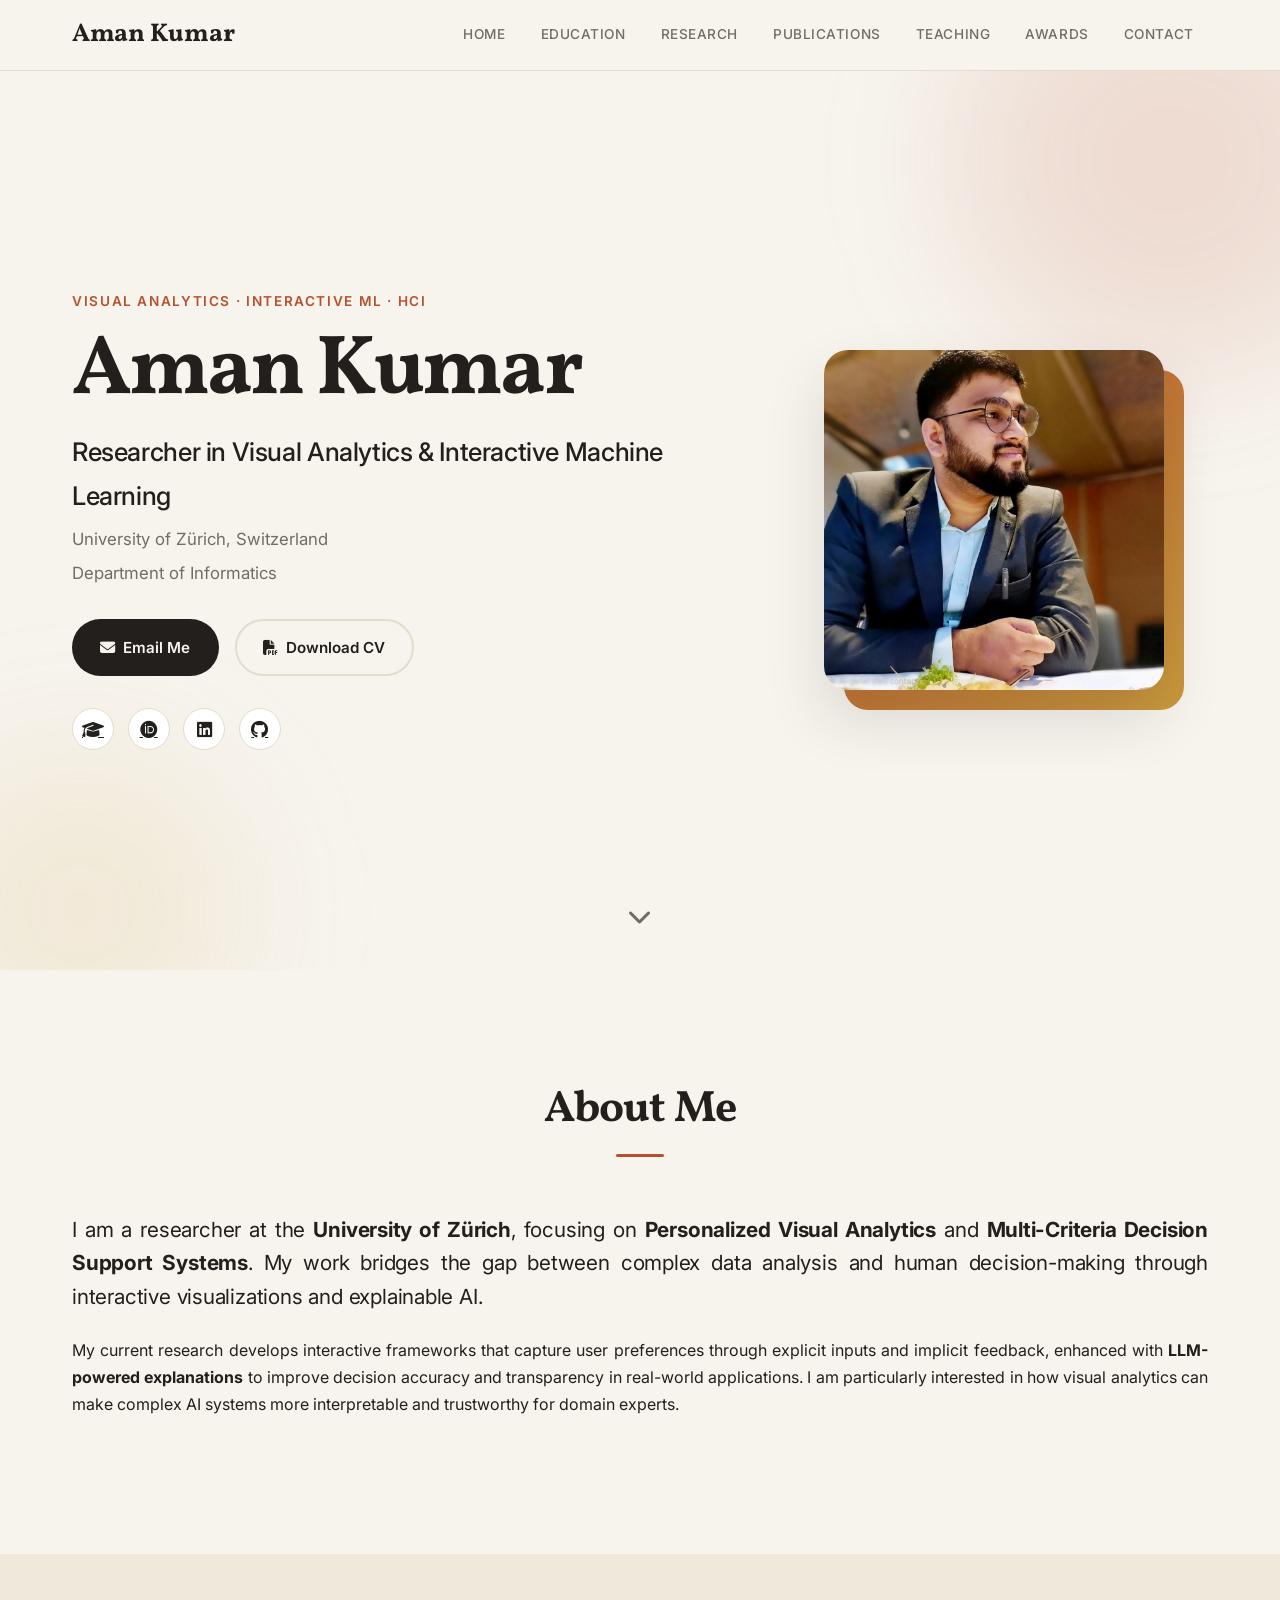
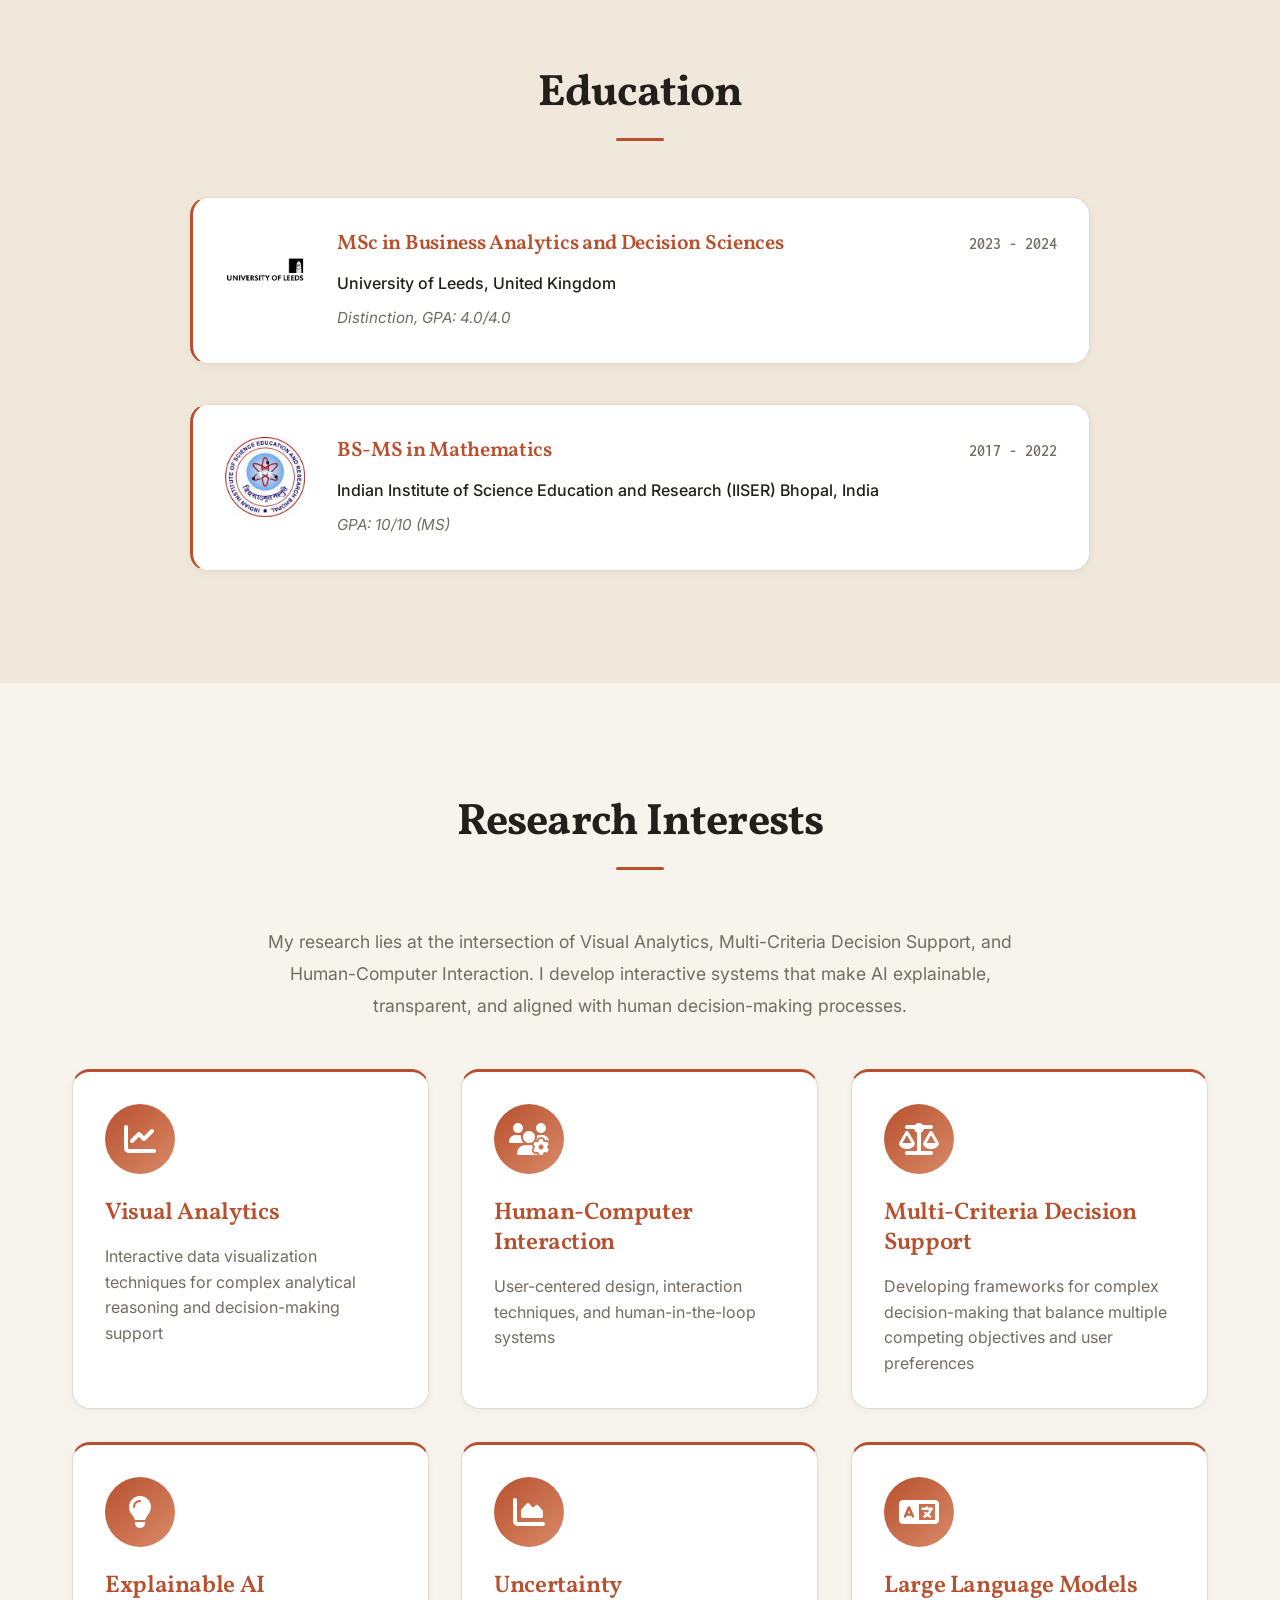
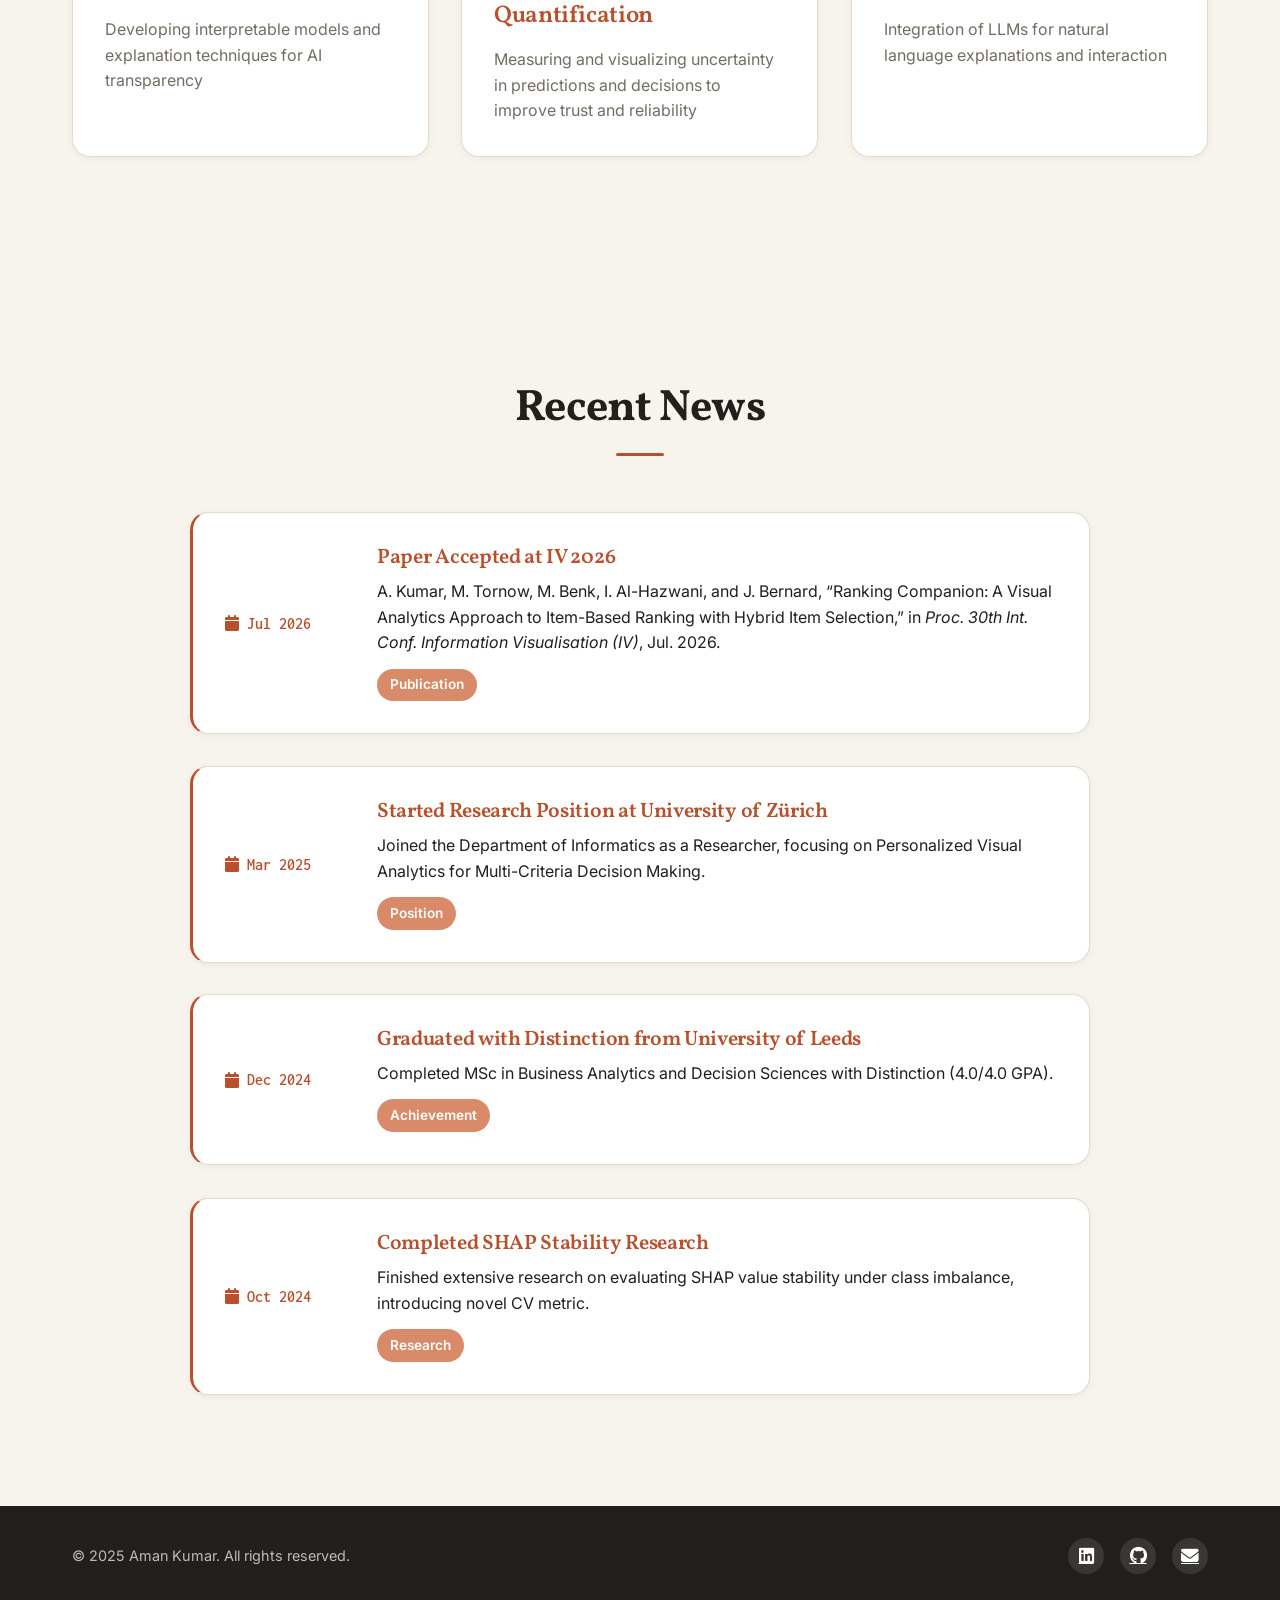
<file: index.html>
<!DOCTYPE html>
<html lang="en">
<head>
    <meta charset="UTF-8">
    <meta name="viewport" content="width=device-width, initial-scale=1.0">
    <meta name="description" content="Aman Kumar - Researcher in Visual Analytics, Interactive Machine Learning, and Human-Computer Interaction at University of Zürich">
    <meta name="keywords" content="Visual Analytics, Interactive ML, Explainable AI, HCI, Human-Computer Interaction, Multi-Criteria Decision Making, LLMs, Aman Kumar, Data Visualization">
    <meta name="author" content="Aman Kumar">
    <title>Aman Kumar | Visual Analytics & HCI Researcher</title>

    <!-- Google Fonts -->
    <link rel="preconnect" href="https://fonts.googleapis.com">
    <link rel="preconnect" href="https://fonts.gstatic.com" crossorigin>
    <link href="https://fonts.googleapis.com/css2?family=Vollkorn:wght@400;600;700&family=Inter:wght@400;500;600;700&family=Inconsolata:wght@400;600&display=swap" rel="stylesheet">

    <!-- Font Awesome -->
    <link rel="stylesheet" href="https://cdnjs.cloudflare.com/ajax/libs/font-awesome/6.4.0/css/all.min.css">

    <!-- Custom Styles -->
    <link rel="stylesheet" href="styles.css">
</head>
<body>
    <!-- Navigation Bar -->
    <nav id="navbar" class="navbar">
        <div class="nav-container">
            <div class="nav-brand">
                <a href="index.html">Aman Kumar</a>
            </div>
            <div class="nav-toggle" id="navToggle">
                <span></span>
                <span></span>
                <span></span>
            </div>
            <ul class="nav-menu" id="navMenu">
                <li><a href="#home" class="nav-link active">Home</a></li>
                <li><a href="#education" class="nav-link">Education</a></li>
                <li><a href="#research" class="nav-link">Research</a></li>
                <li><a href="publications.html" class="nav-link">Publications</a></li>
                <li><a href="teaching.html" class="nav-link">Teaching</a></li>
                <li><a href="awards.html" class="nav-link">Awards</a></li>
                <li><a href="contact.html" class="nav-link">Contact</a></li>
            </ul>
        </div>
    </nav>

    <!-- Hero Section (HOME) -->
    <section id="home" class="hero">
        <div class="hero-content">
            <div class="container">
                <div class="hero-grid">
                    <div class="hero-text">
                        <p class="hero-kicker fade-in">Visual Analytics · Interactive ML · HCI</p>
                        <h1 class="hero-title fade-in">Aman Kumar</h1>
                        <p class="hero-subtitle slide-up">Researcher in Visual Analytics & Interactive Machine Learning</p>
                        <p class="hero-affiliation slide-up">University of Zürich, Switzerland</p>
                        <p class="hero-department slide-up">Department of Informatics</p>

                        <div class="hero-links slide-up">
                            <a href="mailto:amank.xai@gmail.com" class="btn btn-primary">
                                <i class="fas fa-envelope"></i> Email Me
                            </a>
                            <a href="Aman_Kumar.pdf" download class="btn btn-secondary">
                                <i class="fas fa-file-pdf"></i> Download CV
                            </a>
                        </div>

                        <div class="social-links-hero">
                            <a href="https://scholar.google.com/citations?user=t3jmFd8AAAAJ&hl=en" target="_blank" title="Google Scholar">
                                <i class="fas fa-graduation-cap"></i>
                            </a>
                            <a href="https://orcid.org/0009-0006-0357-4677" target="_blank" title="ORCID">
                                <i class="fab fa-orcid"></i>
                            </a>
                            <a href="https://linkedin.com/in/arya-aman" target="_blank" title="LinkedIn">
                                <i class="fab fa-linkedin"></i>
                            </a>
                            <a href="https://github.com/aman-arya" target="_blank" title="GitHub">
                                <i class="fab fa-github"></i>
                            </a>
                        </div>
                    </div>
                    <div class="hero-image">
                        <div class="profile-photo-wrapper">
                            <img src="profile-photo.jpg" alt="Aman Kumar" class="profile-photo">
                            <div class="photo-border"></div>
                        </div>
                    </div>
                </div>
            </div>
        </div>
        <div class="scroll-indicator">
            <a href="#bio">
                <i class="fas fa-chevron-down"></i>
            </a>
        </div>
    </section>

    <!-- About/Bio Section (part of HOME but after hero) -->
    <section id="bio" class="section">
        <div class="container">
            <h2 class="section-title">About Me</h2>
            <div class="bio-content">
                <div class="bio-text">
                    <p class="lead">
                        I am a researcher at the <strong>University of Zürich</strong>, focusing on <strong>Personalized Visual Analytics</strong>
                        and <strong>Multi-Criteria Decision Support Systems</strong>. My work bridges the gap between complex data analysis and
                        human decision-making through interactive visualizations and explainable AI.
                    </p>
                    <p>
                        My current research develops interactive frameworks that capture user preferences through explicit inputs
                        and implicit feedback, enhanced with <strong>LLM-powered explanations</strong> to improve decision accuracy and transparency
                        in real-world applications. I am particularly interested in how visual analytics can make complex AI systems
                        more interpretable and trustworthy for domain experts.
                    </p>
                </div>
            </div>
        </div>
    </section>

    <!-- EDUCATION Section -->
    <section id="education" class="section bg-light">
        <div class="container">
            <h2 class="section-title">Education</h2>
            <div class="education-list">
                <div class="education-item">
                    <div class="education-logo">
                        <img src="leeds-logo.png" alt="University of Leeds" class="university-logo">
                    </div>
                    <div class="education-content">
                        <div class="education-header">
                            <h3>MSc in Business Analytics and Decision Sciences</h3>
                            <span class="education-year">2023 - 2024</span>
                        </div>
                        <p class="education-institution">University of Leeds, United Kingdom</p>
                        <p class="education-detail">Distinction, GPA: 4.0/4.0</p>
                    </div>
                </div>
                <div class="education-item">
                    <div class="education-logo">
                        <img src="iiser-logo.png" alt="IISER Bhopal" class="university-logo">
                    </div>
                    <div class="education-content">
                        <div class="education-header">
                            <h3>BS-MS in Mathematics</h3>
                            <span class="education-year">2017 - 2022</span>
                        </div>
                        <p class="education-institution">Indian Institute of Science Education and Research (IISER) Bhopal, India</p>
                        <p class="education-detail">GPA: 10/10 (MS)</p>
                    </div>
                </div>
            </div>
        </div>
    </section>

    <!-- RESEARCH Section (Research Interests & Topics) -->
    <section id="research" class="section">
        <div class="container">
            <h2 class="section-title">Research Interests</h2>
            <p class="section-intro">
                My research lies at the intersection of Visual Analytics, Multi-Criteria Decision Support, and Human-Computer Interaction.
                I develop interactive systems that make AI explainable, transparent, and aligned with human decision-making processes.
            </p>
            <div class="interests-grid">
                <div class="interest-card">
                    <div class="interest-icon">
                        <i class="fas fa-chart-line"></i>
                    </div>
                    <h3>Visual Analytics</h3>
                    <p>Interactive data visualization techniques for complex analytical reasoning and decision-making support</p>
                </div>
                <div class="interest-card">
                    <div class="interest-icon">
                        <i class="fas fa-users-cog"></i>
                    </div>
                    <h3>Human-Computer Interaction</h3>
                    <p>User-centered design, interaction techniques, and human-in-the-loop systems</p>
                </div>
                <div class="interest-card">
                    <div class="interest-icon">
                        <i class="fas fa-balance-scale"></i>
                    </div>
                    <h3>Multi-Criteria Decision Support</h3>
                    <p>Developing frameworks for complex decision-making that balance multiple competing objectives and user preferences</p>
                </div>
                <div class="interest-card">
                    <div class="interest-icon">
                        <i class="fas fa-lightbulb"></i>
                    </div>
                    <h3>Explainable AI</h3>
                    <p>Developing interpretable models and explanation techniques for AI transparency</p>
                </div>
                <div class="interest-card">
                    <div class="interest-icon">
                        <i class="fas fa-chart-area"></i>
                    </div>
                    <h3>Uncertainty Quantification</h3>
                    <p>Measuring and visualizing uncertainty in predictions and decisions to improve trust and reliability</p>
                </div>
                <div class="interest-card">
                    <div class="interest-icon">
                        <i class="fas fa-language"></i>
                    </div>
                    <h3>Large Language Models</h3>
                    <p>Integration of LLMs for natural language explanations and interaction</p>
                </div>
            </div>
        </div>
    </section>

    <!-- NEWS Section -->
    <section id="news" class="section">
        <div class="container">
            <h2 class="section-title">Recent News</h2>
            <div class="news-timeline">
                <div class="news-item">
                    <div class="news-date">
                        <i class="fas fa-calendar"></i> Jul 2026
                    </div>
                    <div class="news-content">
                        <h3>Paper Accepted at IV 2026</h3>
                        <p>A. Kumar, M. Tornow, M. Benk, I. Al-Hazwani, and J. Bernard, &ldquo;Ranking Companion: A Visual Analytics Approach to Item-Based Ranking with Hybrid Item Selection,&rdquo; in <em>Proc. 30th Int. Conf. Information Visualisation (IV)</em>, Jul. 2026.</p>
                        <span class="news-tag">Publication</span>
                    </div>
                </div>
                <div class="news-item">
                    <div class="news-date">
                        <i class="fas fa-calendar"></i> Mar 2025
                    </div>
                    <div class="news-content">
                        <h3>Started Research Position at University of Zürich</h3>
                        <p>Joined the Department of Informatics as a Researcher, focusing on Personalized Visual Analytics for Multi-Criteria Decision Making.</p>
                        <span class="news-tag">Position</span>
                    </div>
                </div>
                <div class="news-item">
                    <div class="news-date">
                        <i class="fas fa-calendar"></i> Dec 2024
                    </div>
                    <div class="news-content">
                        <h3>Graduated with Distinction from University of Leeds</h3>
                        <p>Completed MSc in Business Analytics and Decision Sciences with Distinction (4.0/4.0 GPA).</p>
                        <span class="news-tag">Achievement</span>
                    </div>
                </div>
                <div class="news-item">
                    <div class="news-date">
                        <i class="fas fa-calendar"></i> Oct 2024
                    </div>
                    <div class="news-content">
                        <h3>Completed SHAP Stability Research</h3>
                        <p>Finished extensive research on evaluating SHAP value stability under class imbalance, introducing novel CV metric.</p>
                        <span class="news-tag">Research</span>
                    </div>
                </div>
            </div>
        </div>
    </section>

    <!-- Footer -->
    <footer class="footer">
        <div class="container">
            <div class="footer-content">
                <p>&copy; 2025 Aman Kumar. All rights reserved.</p>
                <div class="footer-social">
                    <a href="https://linkedin.com/in/arya-aman" target="_blank" title="LinkedIn"><i class="fab fa-linkedin"></i></a>
                    <a href="https://github.com/aman-arya" target="_blank" title="GitHub"><i class="fab fa-github"></i></a>
                    <a href="mailto:amank.xai@gmail.com" title="Email"><i class="fas fa-envelope"></i></a>
                </div>
            </div>
        </div>
    </footer>

    <!-- Back to Top Button -->
    <button id="backToTop" class="back-to-top">
        <i class="fas fa-arrow-up"></i>
    </button>

    <!-- Custom JavaScript -->
    <script src="script.js"></script>
</body>
</html>
</file>
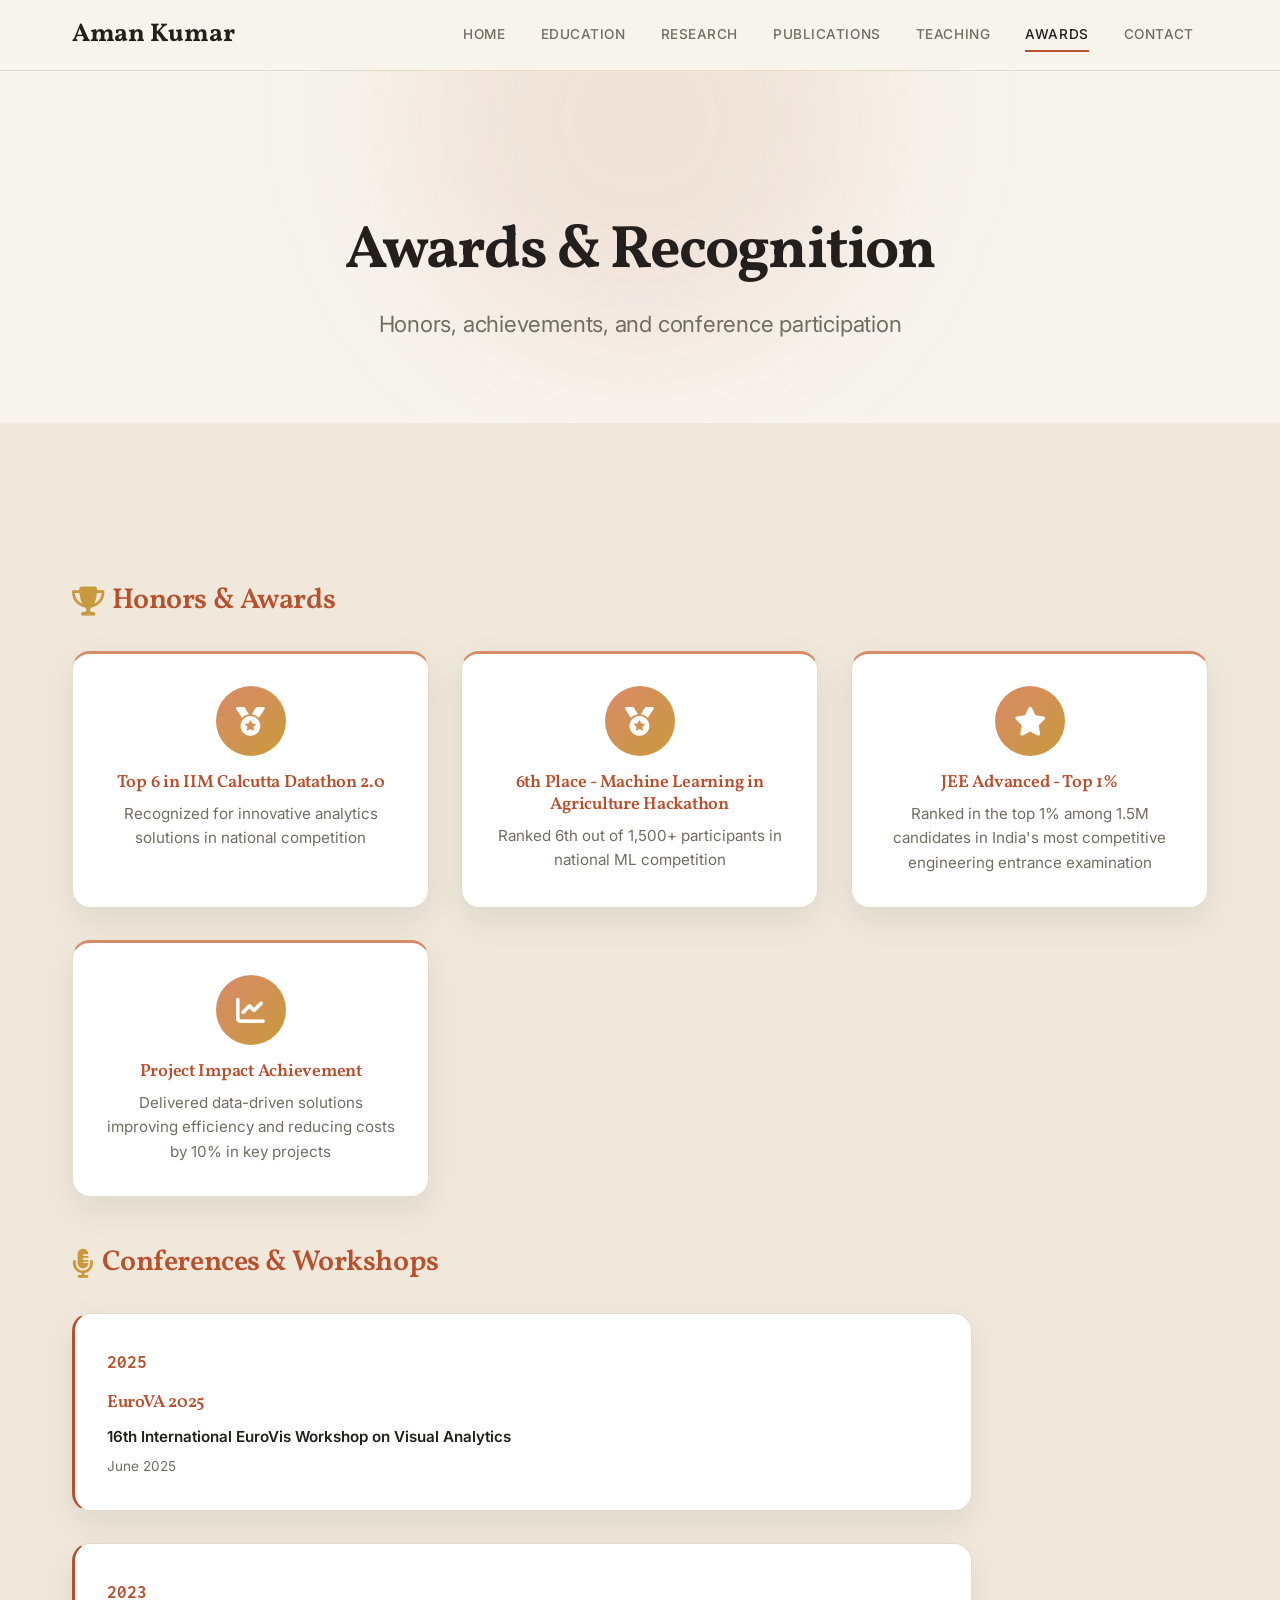
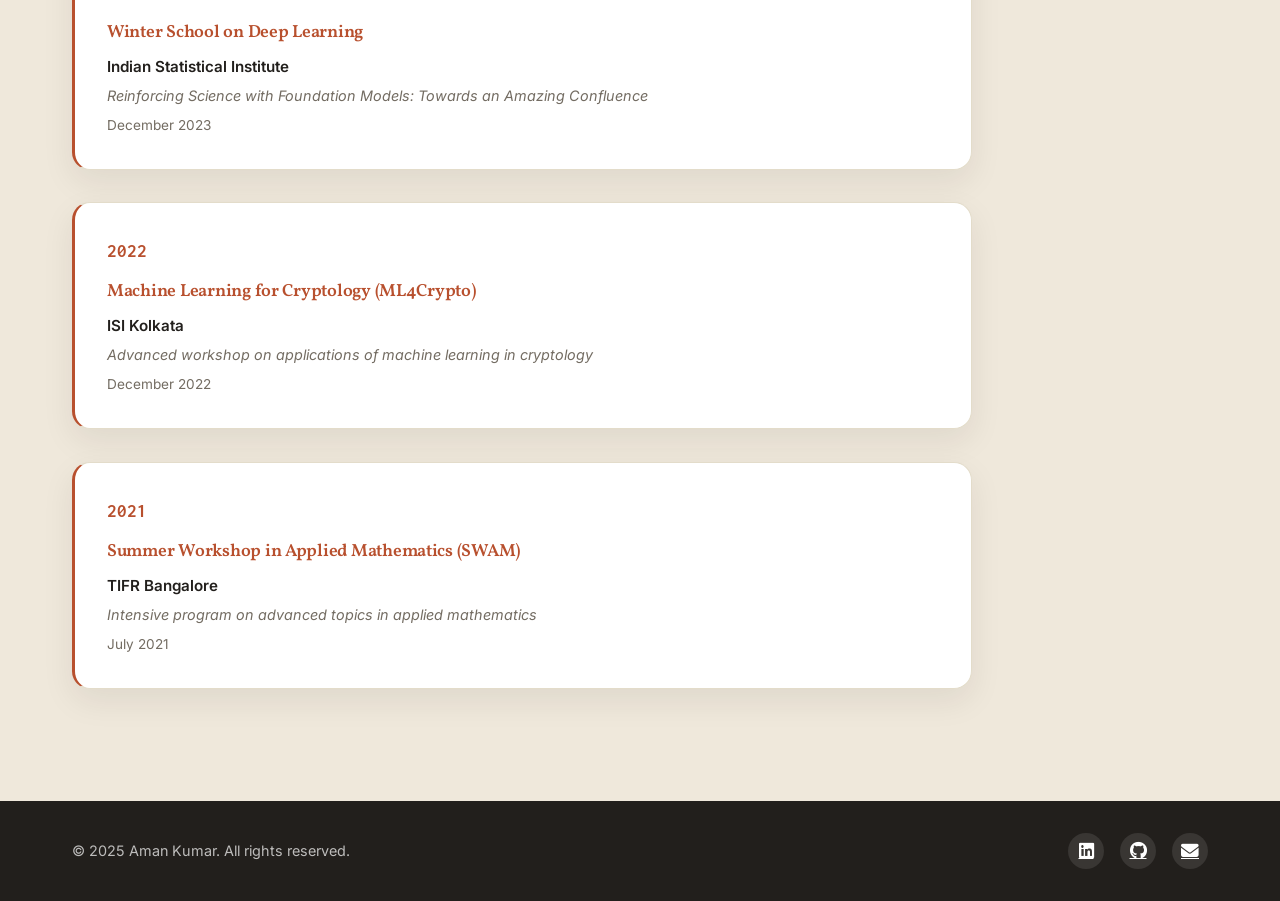
<file: awards.html>
<!DOCTYPE html>
<html lang="en">
<head>
    <meta charset="UTF-8">
    <meta name="viewport" content="width=device-width, initial-scale=1.0">
    <meta name="description" content="Awards & Recognition - Aman Kumar, Visual Analytics Researcher">
    <meta name="keywords" content="Awards, Honors, Academic Achievements, Conferences, EuroVA, Machine Learning">
    <meta name="author" content="Aman Kumar">
    <title>Awards | Aman Kumar</title>

    <!-- Google Fonts -->
    <link rel="preconnect" href="https://fonts.googleapis.com">
    <link rel="preconnect" href="https://fonts.gstatic.com" crossorigin>
    <link href="https://fonts.googleapis.com/css2?family=Vollkorn:wght@400;600;700&family=Inter:wght@400;500;600;700&family=Inconsolata:wght@400;600&display=swap" rel="stylesheet">

    <!-- Font Awesome -->
    <link rel="stylesheet" href="https://cdnjs.cloudflare.com/ajax/libs/font-awesome/6.4.0/css/all.min.css">

    <!-- Custom Styles -->
    <link rel="stylesheet" href="styles.css">
</head>
<body>
    <!-- Navigation Bar -->
    <nav id="navbar" class="navbar">
        <div class="nav-container">
            <div class="nav-brand">
                <a href="index.html">Aman Kumar</a>
            </div>
            <div class="nav-toggle" id="navToggle">
                <span></span>
                <span></span>
                <span></span>
            </div>
            <ul class="nav-menu" id="navMenu">
                <li><a href="index.html#home" class="nav-link">Home</a></li>
                <li><a href="index.html#education" class="nav-link">Education</a></li>
                <li><a href="index.html#research" class="nav-link">Research</a></li>
                <li><a href="publications.html" class="nav-link">Publications</a></li>
                <li><a href="teaching.html" class="nav-link">Teaching</a></li>
                <li><a href="awards.html" class="nav-link active">Awards</a></li>
                <li><a href="contact.html" class="nav-link">Contact</a></li>
            </ul>
        </div>
    </nav>

    <!-- Page Header -->
    <section class="page-header">
        <div class="container">
            <h1 class="page-title fade-in">Awards & Recognition</h1>
            <p class="page-subtitle slide-up">Honors, achievements, and conference participation</p>
        </div>
    </section>

    <!-- Awards & Honors Section -->
    <section id="awards" class="section bg-light">
        <div class="container">
            <h3 class="subsection-title">
                <i class="fas fa-trophy"></i> Honors & Awards
            </h3>
            <div class="awards-list">
                <div class="award-item">
                    <div class="award-icon"><i class="fas fa-medal"></i></div>
                    <div class="award-content">
                        <h4>Top 6 in IIM Calcutta Datathon 2.0</h4>
                        <p>Recognized for innovative analytics solutions in national competition</p>
                    </div>
                </div>
                <div class="award-item">
                    <div class="award-icon"><i class="fas fa-medal"></i></div>
                    <div class="award-content">
                        <h4>6th Place - Machine Learning in Agriculture Hackathon</h4>
                        <p>Ranked 6th out of 1,500+ participants in national ML competition</p>
                    </div>
                </div>
                <div class="award-item">
                    <div class="award-icon"><i class="fas fa-star"></i></div>
                    <div class="award-content">
                        <h4>JEE Advanced - Top 1%</h4>
                        <p>Ranked in the top 1% among 1.5M candidates in India's most competitive engineering entrance examination</p>
                    </div>
                </div>
                <div class="award-item">
                    <div class="award-icon"><i class="fas fa-chart-line"></i></div>
                    <div class="award-content">
                        <h4>Project Impact Achievement</h4>
                        <p>Delivered data-driven solutions improving efficiency and reducing costs by 10% in key projects</p>
                    </div>
                </div>
            </div>

            <h3 class="subsection-title">
                <i class="fas fa-microphone-alt"></i> Conferences & Workshops
            </h3>
            <div class="conference-list">
                <div class="conference-item">
                    <span class="conf-year">2025</span>
                    <div class="conf-content">
                        <h4>EuroVA 2025</h4>
                        <p class="conf-subtitle">16th International EuroVis Workshop on Visual Analytics</p>
                        <p class="conf-date">June 2025</p>
                    </div>
                </div>
                <div class="conference-item">
                    <span class="conf-year">2023</span>
                    <div class="conf-content">
                        <h4>Winter School on Deep Learning</h4>
                        <p class="conf-subtitle">Indian Statistical Institute</p>
                        <p class="conf-desc">Reinforcing Science with Foundation Models: Towards an Amazing Confluence</p>
                        <p class="conf-date">December 2023</p>
                    </div>
                </div>
                <div class="conference-item">
                    <span class="conf-year">2022</span>
                    <div class="conf-content">
                        <h4>Machine Learning for Cryptology (ML4Crypto)</h4>
                        <p class="conf-subtitle">ISI Kolkata</p>
                        <p class="conf-desc">Advanced workshop on applications of machine learning in cryptology</p>
                        <p class="conf-date">December 2022</p>
                    </div>
                </div>
                <div class="conference-item">
                    <span class="conf-year">2021</span>
                    <div class="conf-content">
                        <h4>Summer Workshop in Applied Mathematics (SWAM)</h4>
                        <p class="conf-subtitle">TIFR Bangalore</p>
                        <p class="conf-desc">Intensive program on advanced topics in applied mathematics</p>
                        <p class="conf-date">July 2021</p>
                    </div>
                </div>
            </div>
        </div>
    </section>

    <!-- Footer -->
    <footer class="footer">
        <div class="container">
            <div class="footer-content">
                <p>&copy; 2025 Aman Kumar. All rights reserved.</p>
                <div class="footer-social">
                    <a href="https://linkedin.com/in/arya-aman" target="_blank" title="LinkedIn"><i class="fab fa-linkedin"></i></a>
                    <a href="https://github.com/aman-arya" target="_blank" title="GitHub"><i class="fab fa-github"></i></a>
                    <a href="mailto:amank.xai@gmail.com" title="Email"><i class="fas fa-envelope"></i></a>
                </div>
            </div>
        </div>
    </footer>

    <!-- Back to Top Button -->
    <button id="backToTop" class="back-to-top">
        <i class="fas fa-arrow-up"></i>
    </button>

    <!-- Custom JavaScript -->
    <script src="script.js"></script>
</body>
</html>
</file>
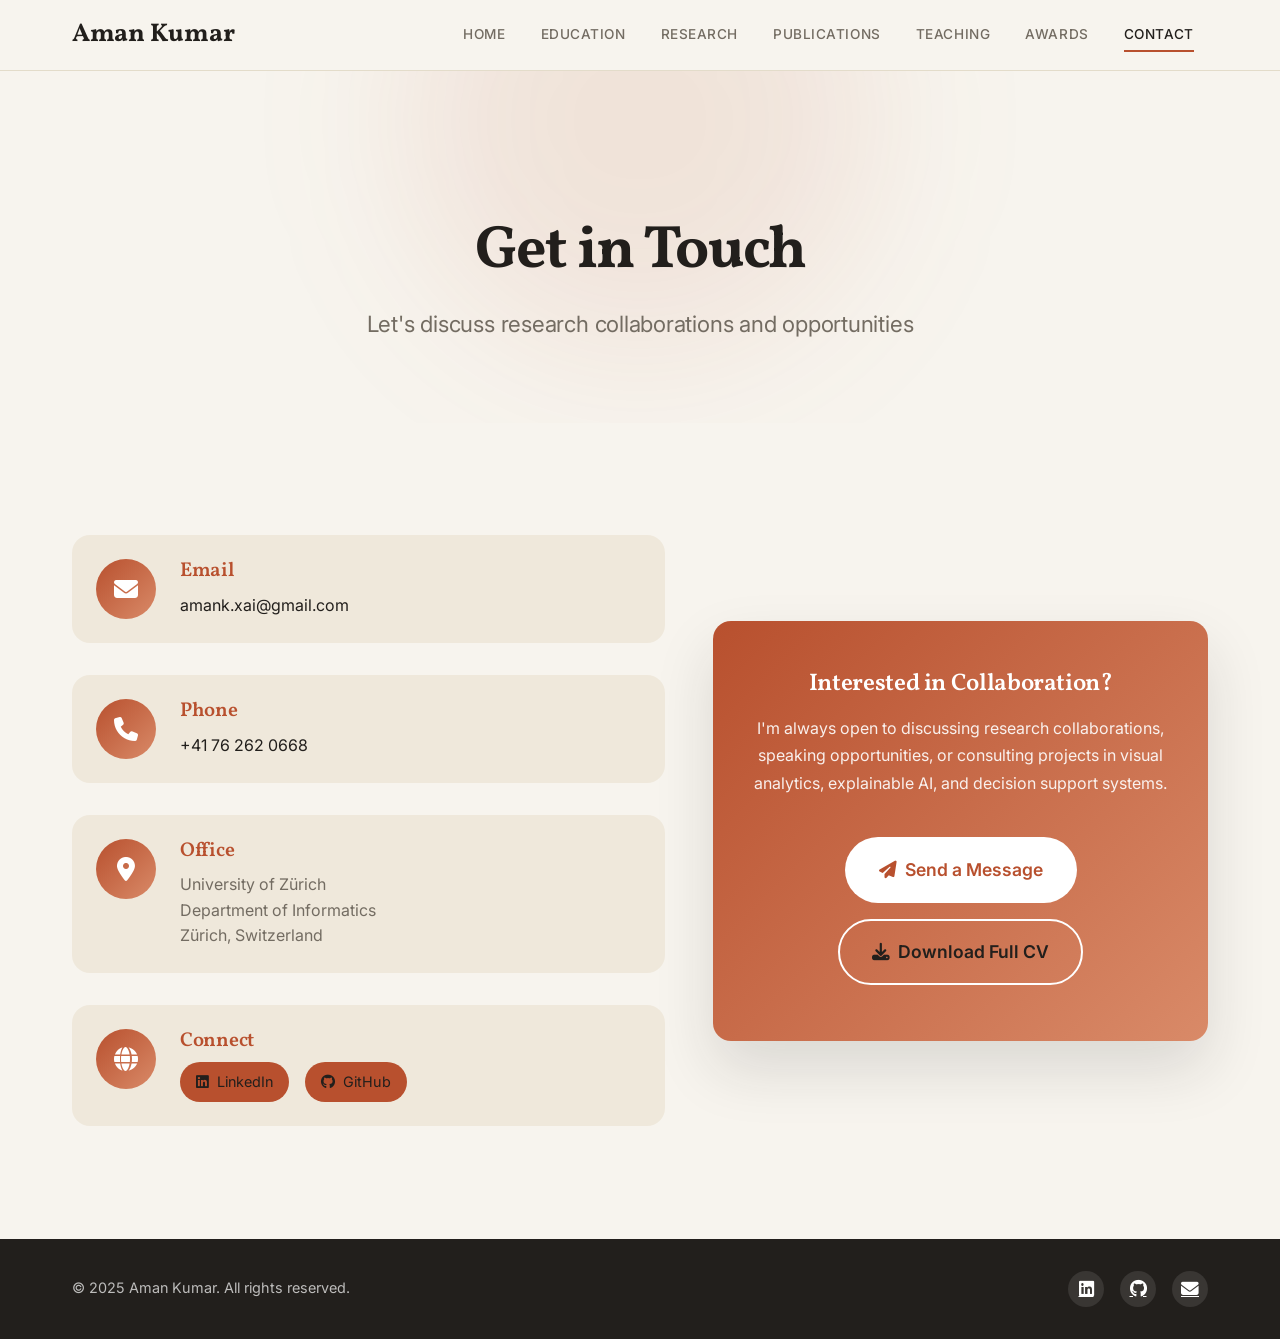
<file: contact.html>
<!DOCTYPE html>
<html lang="en">
<head>
    <meta charset="UTF-8">
    <meta name="viewport" content="width=device-width, initial-scale=1.0">
    <meta name="description" content="Contact Aman Kumar - Visual Analytics & Interactive ML Researcher at University of Zürich">
    <meta name="keywords" content="Contact, Email, Collaboration, Visual Analytics, Research Opportunities">
    <meta name="author" content="Aman Kumar">
    <title>Contact | Aman Kumar</title>

    <!-- Google Fonts -->
    <link rel="preconnect" href="https://fonts.googleapis.com">
    <link rel="preconnect" href="https://fonts.gstatic.com" crossorigin>
    <link href="https://fonts.googleapis.com/css2?family=Vollkorn:wght@400;600;700&family=Inter:wght@400;500;600;700&family=Inconsolata:wght@400;600&display=swap" rel="stylesheet">

    <!-- Font Awesome -->
    <link rel="stylesheet" href="https://cdnjs.cloudflare.com/ajax/libs/font-awesome/6.4.0/css/all.min.css">

    <!-- Custom Styles -->
    <link rel="stylesheet" href="styles.css">
</head>
<body>
    <!-- Navigation Bar -->
    <nav id="navbar" class="navbar">
        <div class="nav-container">
            <div class="nav-brand">
                <a href="index.html">Aman Kumar</a>
            </div>
            <div class="nav-toggle" id="navToggle">
                <span></span>
                <span></span>
                <span></span>
            </div>
            <ul class="nav-menu" id="navMenu">
                <li><a href="index.html#home" class="nav-link">Home</a></li>
                <li><a href="index.html#education" class="nav-link">Education</a></li>
                <li><a href="index.html#research" class="nav-link">Research</a></li>
                <li><a href="publications.html" class="nav-link">Publications</a></li>
                <li><a href="teaching.html" class="nav-link">Teaching</a></li>
                <li><a href="awards.html" class="nav-link">Awards</a></li>
                <li><a href="contact.html" class="nav-link active">Contact</a></li>
            </ul>
        </div>
    </nav>

    <!-- Page Header -->
    <section class="page-header">
        <div class="container">
            <h1 class="page-title fade-in">Get in Touch</h1>
            <p class="page-subtitle slide-up">Let's discuss research collaborations and opportunities</p>
        </div>
    </section>

    <!-- Contact Section -->
    <section id="contact" class="section">
        <div class="container">
            <div class="contact-grid">
                <div class="contact-info">
                    <div class="contact-item">
                        <div class="contact-icon"><i class="fas fa-envelope"></i></div>
                        <div class="contact-details">
                            <h4>Email</h4>
                            <a href="mailto:amank.xai@gmail.com">amank.xai@gmail.com</a>
                        </div>
                    </div>
                    <div class="contact-item">
                        <div class="contact-icon"><i class="fas fa-phone"></i></div>
                        <div class="contact-details">
                            <h4>Phone</h4>
                            <a href="tel:+41762620668">+41 76 262 0668</a>
                        </div>
                    </div>
                    <div class="contact-item">
                        <div class="contact-icon"><i class="fas fa-map-marker-alt"></i></div>
                        <div class="contact-details">
                            <h4>Office</h4>
                            <p>University of Zürich<br>Department of Informatics<br>Zürich, Switzerland</p>
                        </div>
                    </div>
                    <div class="contact-item">
                        <div class="contact-icon"><i class="fas fa-globe"></i></div>
                        <div class="contact-details">
                            <h4>Connect</h4>
                            <div class="social-links">
                                <a href="https://linkedin.com/in/arya-aman" target="_blank" class="social-btn">
                                    <i class="fab fa-linkedin"></i> LinkedIn
                                </a>
                                <a href="https://github.com/aman-arya" target="_blank" class="social-btn">
                                    <i class="fab fa-github"></i> GitHub
                                </a>
                            </div>
                        </div>
                    </div>
                </div>
                <div class="contact-cta">
                    <div class="cta-box">
                        <h3>Interested in Collaboration?</h3>
                        <p>I'm always open to discussing research collaborations, speaking opportunities, or consulting projects in visual analytics, explainable AI, and decision support systems.</p>
                        <a href="mailto:amank.xai@gmail.com" class="btn btn-primary btn-lg">
                            <i class="fas fa-paper-plane"></i> Send a Message
                        </a>
                        <a href="Aman_Kumar.pdf" download class="btn btn-secondary btn-lg">
                            <i class="fas fa-download"></i> Download Full CV
                        </a>
                    </div>
                </div>
            </div>
        </div>
    </section>

    <!-- Footer -->
    <footer class="footer">
        <div class="container">
            <div class="footer-content">
                <p>&copy; 2025 Aman Kumar. All rights reserved.</p>
                <div class="footer-social">
                    <a href="https://linkedin.com/in/arya-aman" target="_blank" title="LinkedIn"><i class="fab fa-linkedin"></i></a>
                    <a href="https://github.com/aman-arya" target="_blank" title="GitHub"><i class="fab fa-github"></i></a>
                    <a href="mailto:amank.xai@gmail.com" title="Email"><i class="fas fa-envelope"></i></a>
                </div>
            </div>
        </div>
    </footer>

    <!-- Back to Top Button -->
    <button id="backToTop" class="back-to-top">
        <i class="fas fa-arrow-up"></i>
    </button>

    <!-- Custom JavaScript -->
    <script src="script.js"></script>
</body>
</html>
</file>
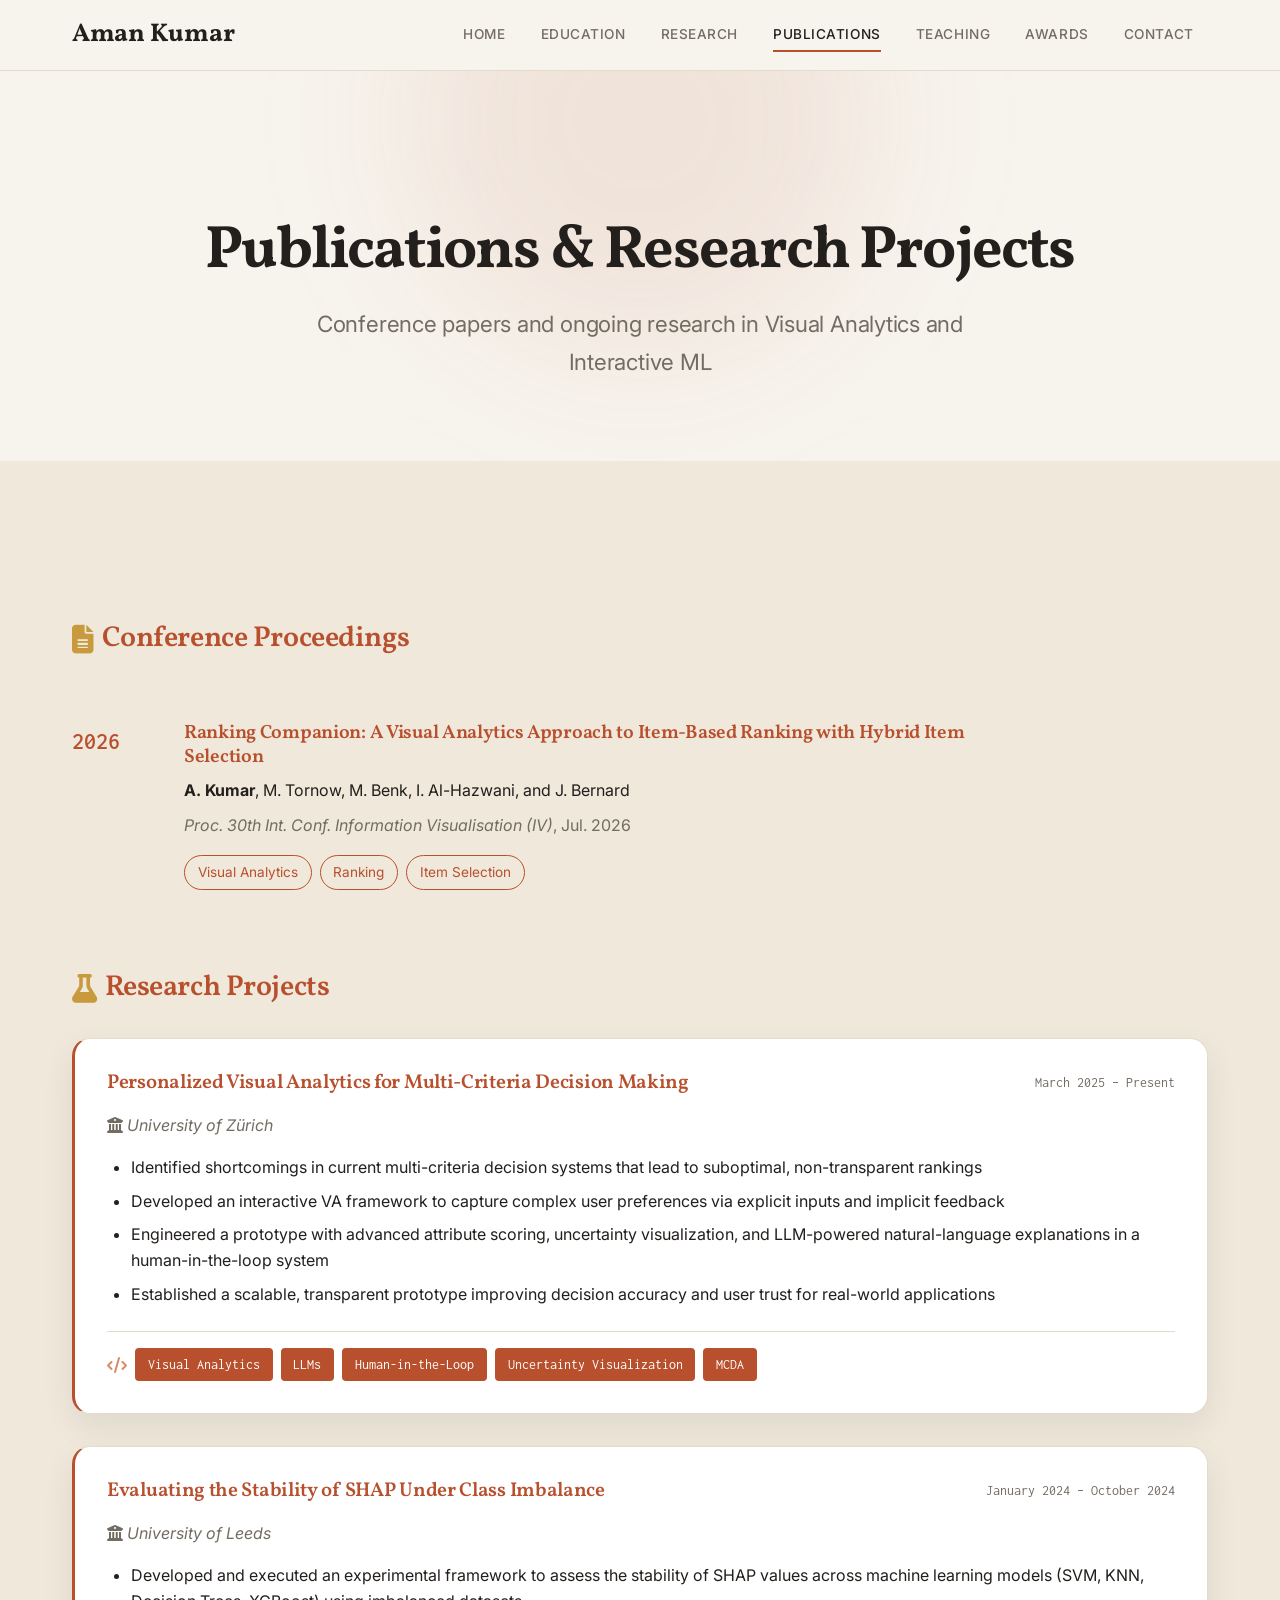
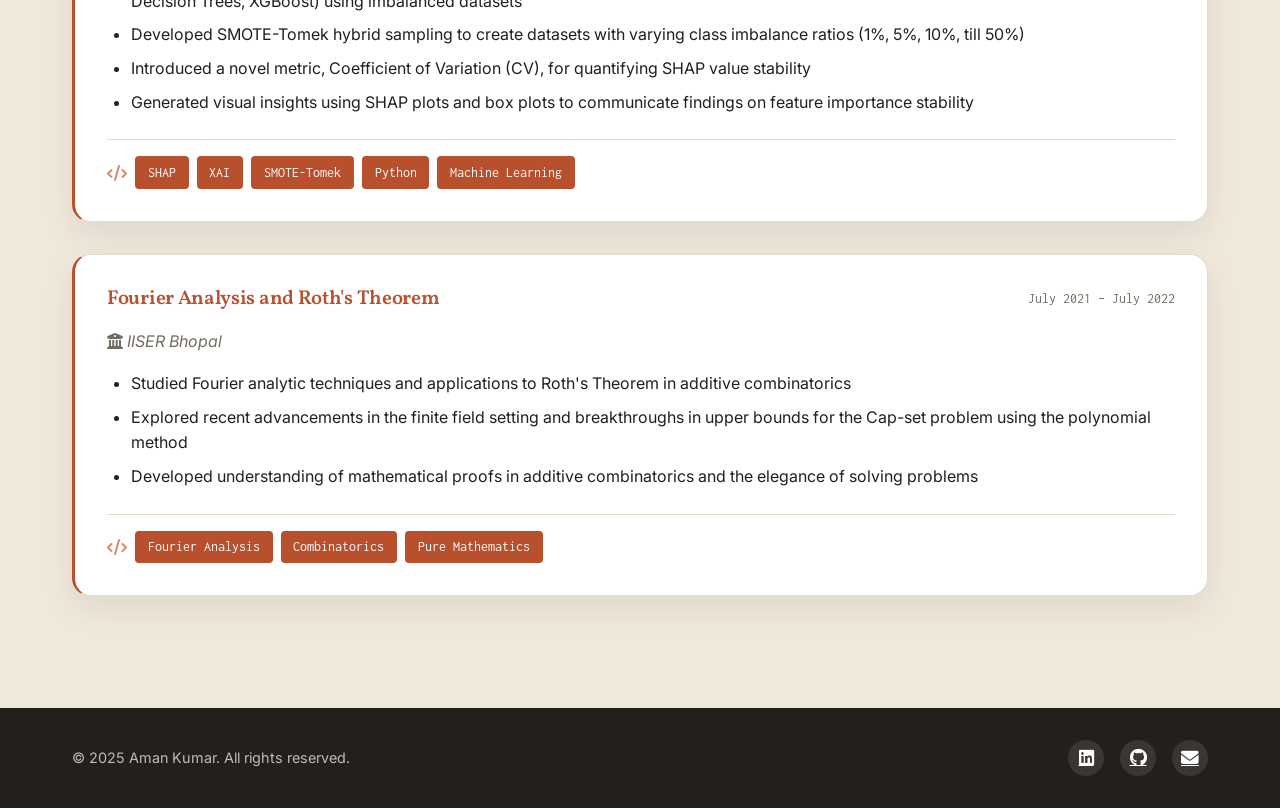
<file: publications.html>
<!DOCTYPE html>
<html lang="en">
<head>
    <meta charset="UTF-8">
    <meta name="viewport" content="width=device-width, initial-scale=1.0">
    <meta name="description" content="Publications & Research Projects - Aman Kumar, Visual Analytics Researcher">
    <meta name="keywords" content="Visual Analytics Publications, Research Projects, SHAP, Multi-Criteria Decision Making, EuroVA">
    <meta name="author" content="Aman Kumar">
    <title>Publications | Aman Kumar</title>

    <!-- Google Fonts -->
    <link rel="preconnect" href="https://fonts.googleapis.com">
    <link rel="preconnect" href="https://fonts.gstatic.com" crossorigin>
    <link href="https://fonts.googleapis.com/css2?family=Vollkorn:wght@400;600;700&family=Inter:wght@400;500;600;700&family=Inconsolata:wght@400;600&display=swap" rel="stylesheet">

    <!-- Font Awesome -->
    <link rel="stylesheet" href="https://cdnjs.cloudflare.com/ajax/libs/font-awesome/6.4.0/css/all.min.css">

    <!-- Custom Styles -->
    <link rel="stylesheet" href="styles.css">
</head>
<body>
    <!-- Navigation Bar -->
    <nav id="navbar" class="navbar">
        <div class="nav-container">
            <div class="nav-brand">
                <a href="index.html">Aman Kumar</a>
            </div>
            <div class="nav-toggle" id="navToggle">
                <span></span>
                <span></span>
                <span></span>
            </div>
            <ul class="nav-menu" id="navMenu">
                <li><a href="index.html#home" class="nav-link">Home</a></li>
                <li><a href="index.html#education" class="nav-link">Education</a></li>
                <li><a href="index.html#research" class="nav-link">Research</a></li>
                <li><a href="publications.html" class="nav-link active">Publications</a></li>
                <li><a href="teaching.html" class="nav-link">Teaching</a></li>
                <li><a href="awards.html" class="nav-link">Awards</a></li>
                <li><a href="contact.html" class="nav-link">Contact</a></li>
            </ul>
        </div>
    </nav>

    <!-- Page Header -->
    <section class="page-header">
        <div class="container">
            <h1 class="page-title fade-in">Publications & Research Projects</h1>
            <p class="page-subtitle slide-up">Conference papers and ongoing research in Visual Analytics and Interactive ML</p>
        </div>
    </section>

    <!-- PUBLICATIONS Section (Papers & Projects) -->
    <section id="publications" class="section bg-light">
        <div class="container">
            <!-- Conference Papers -->
            <div class="subsection">
                <h3 class="subsection-title">
                    <i class="fas fa-file-alt"></i> Conference Proceedings
                </h3>
                <div class="publication-list">
                    <div class="publication-item">
                        <div class="pub-year">2026</div>
                        <div class="pub-content">
                            <h4 class="pub-title">Ranking Companion: A Visual Analytics Approach to Item-Based Ranking with Hybrid Item Selection</h4>
                            <p class="pub-authors"><strong>A. Kumar</strong>, M. Tornow, M. Benk, I. Al-Hazwani, and J. Bernard</p>
                            <p class="pub-venue"><em>Proc. 30th Int. Conf. Information Visualisation (IV)</em>, Jul. 2026</p>
                            <div class="pub-tags">
                                <span class="tag">Visual Analytics</span>
                                <span class="tag">Ranking</span>
                                <span class="tag">Item Selection</span>
                            </div>
                        </div>
                    </div>
                </div>
            </div>

            <!-- Research Projects -->
            <div class="subsection">
                <h3 class="subsection-title">
                    <i class="fas fa-flask"></i> Research Projects
                </h3>
                <div class="projects-grid">
                    <div class="project-card">
                        <div class="project-header">
                            <h4>Personalized Visual Analytics for Multi-Criteria Decision Making</h4>
                            <span class="project-period">March 2025 – Present</span>
                        </div>
                        <p class="project-institution"><i class="fas fa-university"></i> University of Zürich</p>
                        <div class="project-description">
                            <ul>
                                <li>Identified shortcomings in current multi-criteria decision systems that lead to suboptimal, non-transparent rankings</li>
                                <li>Developed an interactive VA framework to capture complex user preferences via explicit inputs and implicit feedback</li>
                                <li>Engineered a prototype with advanced attribute scoring, uncertainty visualization, and LLM-powered natural-language explanations in a human-in-the-loop system</li>
                                <li>Established a scalable, transparent prototype improving decision accuracy and user trust for real-world applications</li>
                            </ul>
                        </div>
                        <div class="project-tech">
                            <i class="fas fa-code"></i>
                            <span class="tech-tag">Visual Analytics</span>
                            <span class="tech-tag">LLMs</span>
                            <span class="tech-tag">Human-in-the-Loop</span>
                            <span class="tech-tag">Uncertainty Visualization</span>
                            <span class="tech-tag">MCDA</span>
                        </div>
                    </div>

                    <div class="project-card">
                        <div class="project-header">
                            <h4>Evaluating the Stability of SHAP Under Class Imbalance</h4>
                            <span class="project-period">January 2024 – October 2024</span>
                        </div>
                        <p class="project-institution"><i class="fas fa-university"></i> University of Leeds</p>
                        <div class="project-description">
                            <ul>
                                <li>Developed and executed an experimental framework to assess the stability of SHAP values across machine learning models (SVM, KNN, Decision Trees, XGBoost) using imbalanced datasets</li>
                                <li>Developed SMOTE-Tomek hybrid sampling to create datasets with varying class imbalance ratios (1%, 5%, 10%, till 50%)</li>
                                <li>Introduced a novel metric, Coefficient of Variation (CV), for quantifying SHAP value stability</li>
                                <li>Generated visual insights using SHAP plots and box plots to communicate findings on feature importance stability</li>
                            </ul>
                        </div>
                        <div class="project-tech">
                            <i class="fas fa-code"></i>
                            <span class="tech-tag">SHAP</span>
                            <span class="tech-tag">XAI</span>
                            <span class="tech-tag">SMOTE-Tomek</span>
                            <span class="tech-tag">Python</span>
                            <span class="tech-tag">Machine Learning</span>
                        </div>
                    </div>

                    <div class="project-card">
                        <div class="project-header">
                            <h4>Fourier Analysis and Roth's Theorem</h4>
                            <span class="project-period">July 2021 – July 2022</span>
                        </div>
                        <p class="project-institution"><i class="fas fa-university"></i> IISER Bhopal</p>
                        <div class="project-description">
                            <ul>
                                <li>Studied Fourier analytic techniques and applications to Roth's Theorem in additive combinatorics</li>
                                <li>Explored recent advancements in the finite field setting and breakthroughs in upper bounds for the Cap-set problem using the polynomial method</li>
                                <li>Developed understanding of mathematical proofs in additive combinatorics and the elegance of solving problems</li>
                            </ul>
                        </div>
                        <div class="project-tech">
                            <i class="fas fa-code"></i>
                            <span class="tech-tag">Fourier Analysis</span>
                            <span class="tech-tag">Combinatorics</span>
                            <span class="tech-tag">Pure Mathematics</span>
                        </div>
                    </div>
                </div>
            </div>
        </div>
    </section>

    <!-- Footer -->
    <footer class="footer">
        <div class="container">
            <div class="footer-content">
                <p>&copy; 2025 Aman Kumar. All rights reserved.</p>
                <div class="footer-social">
                    <a href="https://linkedin.com/in/arya-aman" target="_blank" title="LinkedIn"><i class="fab fa-linkedin"></i></a>
                    <a href="https://github.com/aman-arya" target="_blank" title="GitHub"><i class="fab fa-github"></i></a>
                    <a href="mailto:amank.xai@gmail.com" title="Email"><i class="fas fa-envelope"></i></a>
                </div>
            </div>
        </div>
    </footer>

    <!-- Back to Top Button -->
    <button id="backToTop" class="back-to-top">
        <i class="fas fa-arrow-up"></i>
    </button>

    <!-- Custom JavaScript -->
    <script src="script.js"></script>
</body>
</html>
</file>
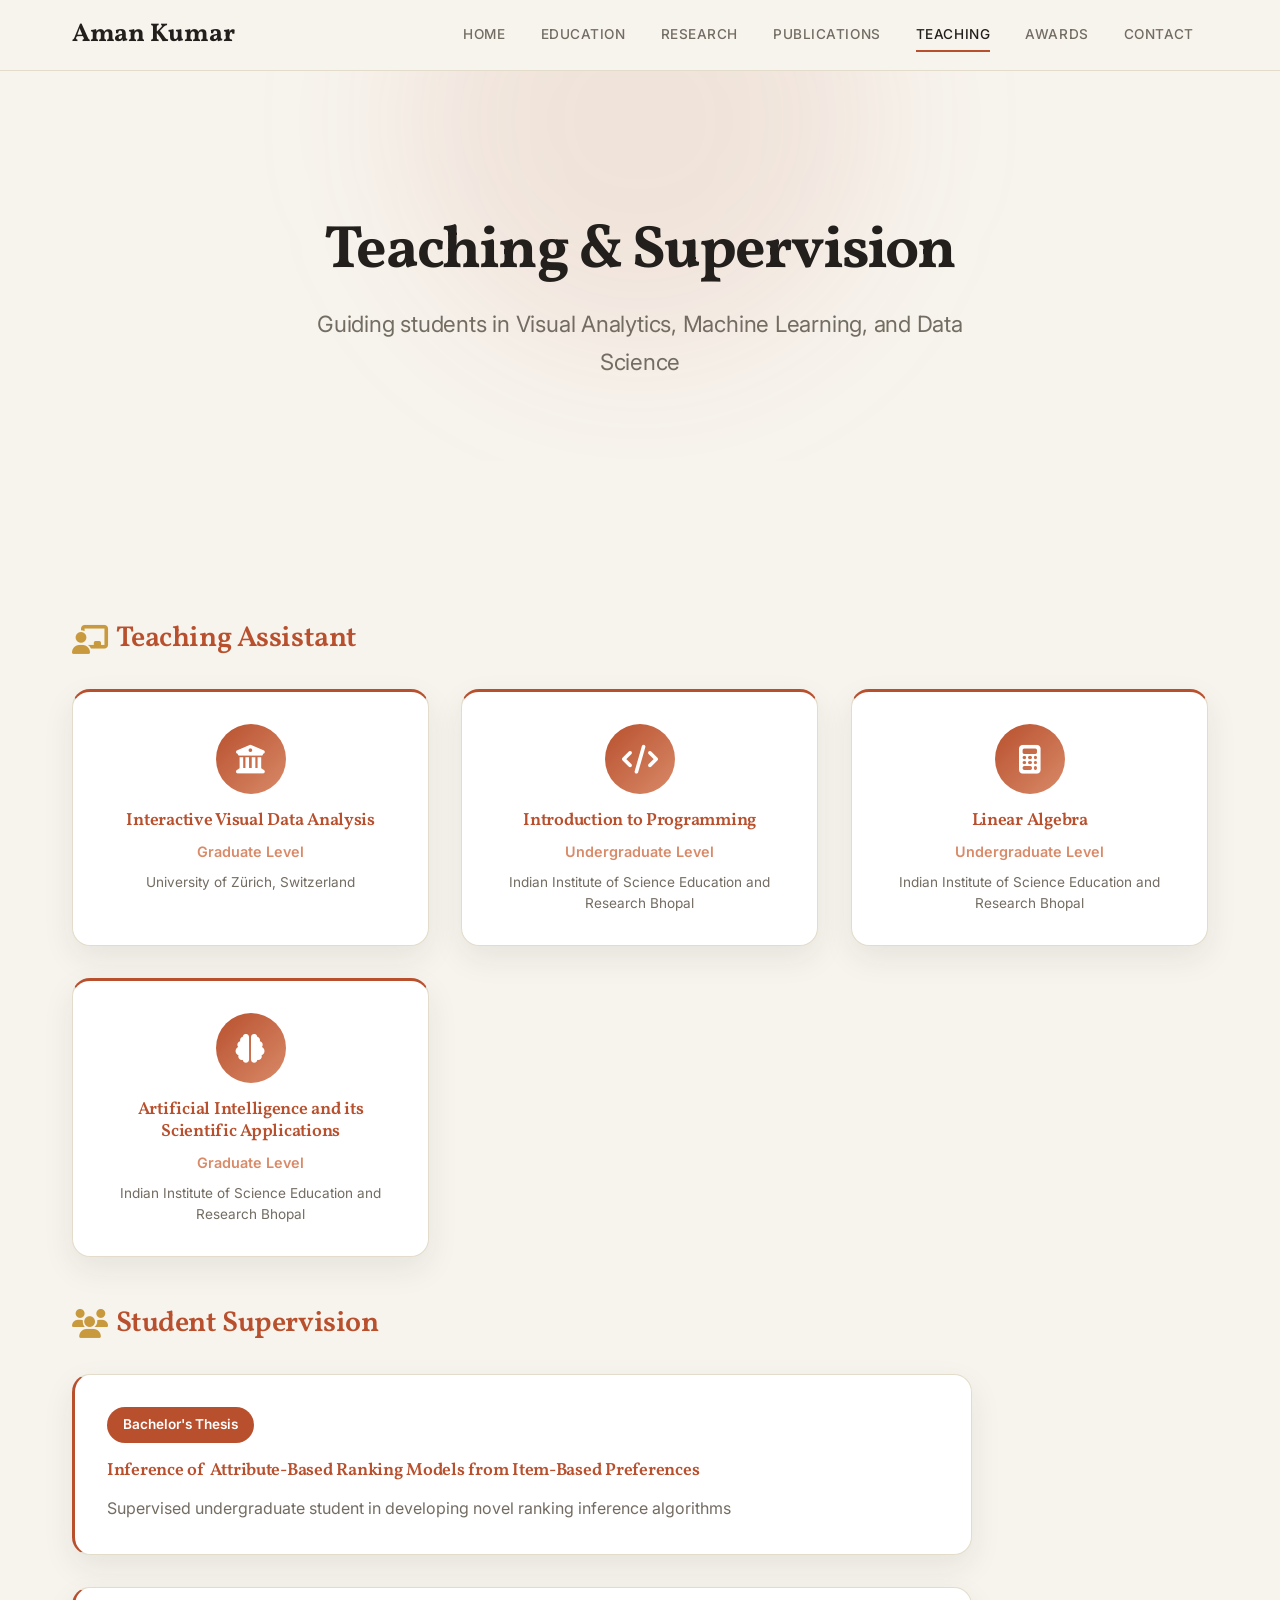
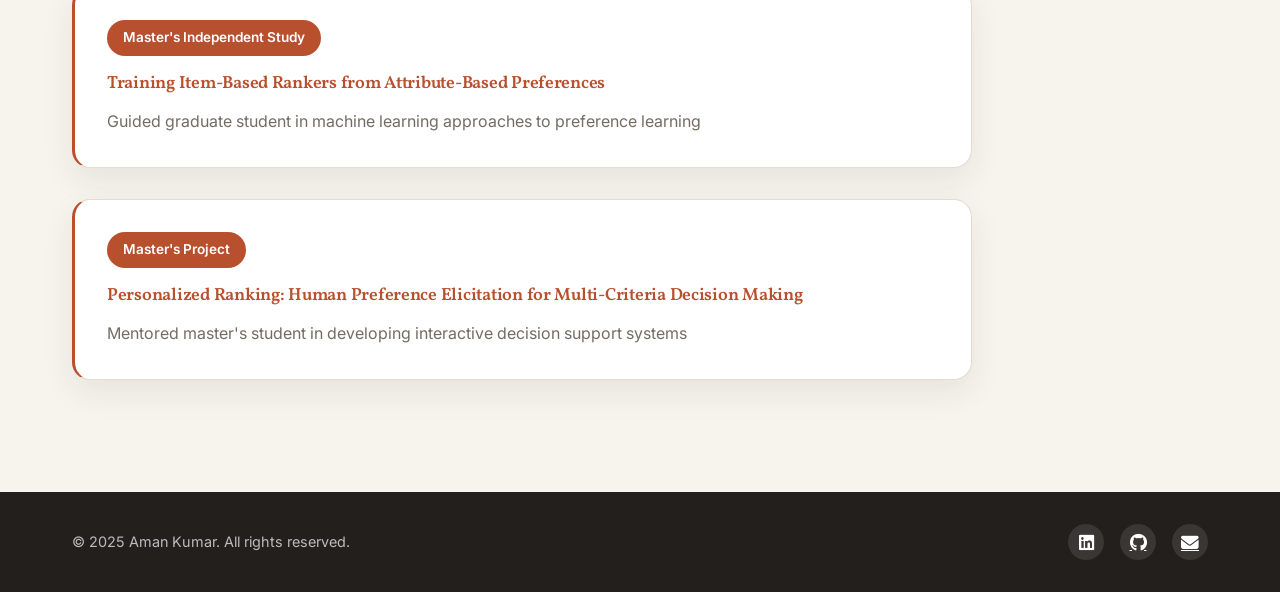
<file: teaching.html>
<!DOCTYPE html>
<html lang="en">
<head>
    <meta charset="UTF-8">
    <meta name="viewport" content="width=device-width, initial-scale=1.0">
    <meta name="description" content="Teaching & Supervision - Aman Kumar, Visual Analytics Researcher">
    <meta name="keywords" content="Teaching, Student Supervision, Visual Analytics, Machine Learning, Academic Mentorship">
    <meta name="author" content="Aman Kumar">
    <title>Teaching | Aman Kumar</title>

    <!-- Google Fonts -->
    <link rel="preconnect" href="https://fonts.googleapis.com">
    <link rel="preconnect" href="https://fonts.gstatic.com" crossorigin>
    <link href="https://fonts.googleapis.com/css2?family=Vollkorn:wght@400;600;700&family=Inter:wght@400;500;600;700&family=Inconsolata:wght@400;600&display=swap" rel="stylesheet">

    <!-- Font Awesome -->
    <link rel="stylesheet" href="https://cdnjs.cloudflare.com/ajax/libs/font-awesome/6.4.0/css/all.min.css">

    <!-- Custom Styles -->
    <link rel="stylesheet" href="styles.css">
</head>
<body>
    <!-- Navigation Bar -->
    <nav id="navbar" class="navbar">
        <div class="nav-container">
            <div class="nav-brand">
                <a href="index.html">Aman Kumar</a>
            </div>
            <div class="nav-toggle" id="navToggle">
                <span></span>
                <span></span>
                <span></span>
            </div>
            <ul class="nav-menu" id="navMenu">
                <li><a href="index.html#home" class="nav-link">Home</a></li>
                <li><a href="index.html#education" class="nav-link">Education</a></li>
                <li><a href="index.html#research" class="nav-link">Research</a></li>
                <li><a href="publications.html" class="nav-link">Publications</a></li>
                <li><a href="teaching.html" class="nav-link active">Teaching</a></li>
                <li><a href="awards.html" class="nav-link">Awards</a></li>
                <li><a href="contact.html" class="nav-link">Contact</a></li>
            </ul>
        </div>
    </nav>

    <!-- Page Header -->
    <section class="page-header">
        <div class="container">
            <h1 class="page-title fade-in">Teaching & Supervision</h1>
            <p class="page-subtitle slide-up">Guiding students in Visual Analytics, Machine Learning, and Data Science</p>
        </div>
    </section>

    <!-- Teaching Section -->
    <section id="teaching" class="section">
        <div class="container">
            <h3 class="subsection-title">
                <i class="fas fa-chalkboard-teacher"></i> Teaching Assistant
            </h3>
            <div class="teaching-list">
                <div class="teaching-item">
                    <div class="teaching-icon"><i class="fas fa-university"></i></div>
                    <div class="teaching-content">
                        <h4>Interactive Visual Data Analysis</h4>
                        <p class="teaching-level">Graduate Level</p>
                        <p class="teaching-institution">University of Zürich, Switzerland</p>
                    </div>
                </div>
                <div class="teaching-item">
                    <div class="teaching-icon"><i class="fas fa-code"></i></div>
                    <div class="teaching-content">
                        <h4>Introduction to Programming</h4>
                        <p class="teaching-level">Undergraduate Level</p>
                        <p class="teaching-institution">Indian Institute of Science Education and Research Bhopal</p>
                    </div>
                </div>
                <div class="teaching-item">
                    <div class="teaching-icon"><i class="fas fa-calculator"></i></div>
                    <div class="teaching-content">
                        <h4>Linear Algebra</h4>
                        <p class="teaching-level">Undergraduate Level</p>
                        <p class="teaching-institution">Indian Institute of Science Education and Research Bhopal</p>
                    </div>
                </div>
                <div class="teaching-item">
                    <div class="teaching-icon"><i class="fas fa-brain"></i></div>
                    <div class="teaching-content">
                        <h4>Artificial Intelligence and its Scientific Applications</h4>
                        <p class="teaching-level">Graduate Level</p>
                        <p class="teaching-institution">Indian Institute of Science Education and Research Bhopal</p>
                    </div>
                </div>
            </div>

            <h3 class="subsection-title">
                <i class="fas fa-users"></i> Student Supervision
            </h3>
            <div class="supervision-list">
                <div class="supervision-item">
                    <div class="supervision-type">Bachelor's Thesis</div>
                    <h4>Inference of Attribute-Based Ranking Models from Item-Based Preferences</h4>
                    <p>Supervised undergraduate student in developing novel ranking inference algorithms</p>
                </div>
                <div class="supervision-item">
                    <div class="supervision-type">Master's Independent Study</div>
                    <h4>Training Item-Based Rankers from Attribute-Based Preferences</h4>
                    <p>Guided graduate student in machine learning approaches to preference learning</p>
                </div>
                <div class="supervision-item">
                    <div class="supervision-type">Master's Project</div>
                    <h4>Personalized Ranking: Human Preference Elicitation for Multi-Criteria Decision Making</h4>
                    <p>Mentored master's student in developing interactive decision support systems</p>
                </div>
            </div>
        </div>
    </section>

    <!-- Footer -->
    <footer class="footer">
        <div class="container">
            <div class="footer-content">
                <p>&copy; 2025 Aman Kumar. All rights reserved.</p>
                <div class="footer-social">
                    <a href="https://linkedin.com/in/arya-aman" target="_blank" title="LinkedIn"><i class="fab fa-linkedin"></i></a>
                    <a href="https://github.com/aman-arya" target="_blank" title="GitHub"><i class="fab fa-github"></i></a>
                    <a href="mailto:amank.xai@gmail.com" title="Email"><i class="fas fa-envelope"></i></a>
                </div>
            </div>
        </div>
    </footer>

    <!-- Back to Top Button -->
    <button id="backToTop" class="back-to-top">
        <i class="fas fa-arrow-up"></i>
    </button>

    <!-- Custom JavaScript -->
    <script src="script.js"></script>
</body>
</html>
</file>
<file: styles.css>
/* Academic Website - Aman Kumar */

/* CSS Variables */
:root {
    --accent: #b8502e;
    --accent-dark: #8f3c22;
    --accent-light: #d98a68;
    --gold: #c99a3d;
    --ink: #221f1c;
    --muted: #736c62;
    --paper: #f7f4ee;
    --paper-alt: #efe8db;
    --white: #ffffff;
    --line: #e3dcca;
    --shadow-sm: 0 2px 8px rgba(34,31,28,0.05);
    --shadow-md: 0 12px 32px rgba(34,31,28,0.08);
    --shadow-lg: 0 28px 60px rgba(34,31,28,0.13);
    --ease-apple: cubic-bezier(0.16, 1, 0.3, 1);
    --transition-fast: 0.25s cubic-bezier(0.16, 1, 0.3, 1);
    --transition-normal: 0.4s cubic-bezier(0.16, 1, 0.3, 1);
    --transition-slow: 0.6s cubic-bezier(0.16, 1, 0.3, 1);
}

/* Reset and Base Styles */
* {
    margin: 0;
    padding: 0;
    box-sizing: border-box;
}

html {
    font-size: 16px;
    scroll-behavior: smooth;
    scroll-padding-top: 80px;
}

body {
    font-family: 'Inter', -apple-system, BlinkMacSystemFont, 'Segoe UI', Helvetica, Arial, sans-serif;
    line-height: 1.7;
    color: var(--ink);
    background-color: var(--paper);
    overflow-x: hidden;
}

/* Typography */
h1, h2, h3, h4, h5, h6 {
    font-family: 'Vollkorn', Georgia, serif;
    font-weight: 600;
    line-height: 1.25;
    letter-spacing: -0.015em;
    color: var(--ink);
}

h1 { font-size: 2.75rem; }
h2 { font-size: 2rem; }
h3 { font-size: 1.5rem; }
h4 { font-size: 1.25rem; }

.lead {
    font-size: 1.3rem;
    line-height: 1.6;
    color: var(--ink);
    letter-spacing: -0.01em;
}

/* Container */
.container {
    max-width: 1200px;
    margin: 0 auto;
    padding: 0 2rem;
}

/* Navigation Bar */
.navbar {
    position: fixed;
    top: 0;
    left: 0;
    right: 0;
    background-color: rgba(247, 244, 238, 0.85);
    backdrop-filter: blur(12px);
    -webkit-backdrop-filter: blur(12px);
    border-bottom: 1px solid var(--line);
    z-index: 1000;
    transition: var(--transition-normal);
}

.navbar.scrolled {
    box-shadow: var(--shadow-sm);
}

.nav-container {
    max-width: 1200px;
    margin: 0 auto;
    padding: 0 2rem;
    display: flex;
    justify-content: space-between;
    align-items: center;
    height: 70px;
}

.nav-brand a {
    font-family: 'Vollkorn', Georgia, serif;
    font-size: 1.6rem;
    font-weight: 700;
    color: var(--ink);
    text-decoration: none;
    transition: var(--transition-fast);
    letter-spacing: -0.01em;
}

.nav-brand a:hover {
    color: var(--accent);
}

.nav-menu {
    display: flex;
    list-style: none;
    gap: 0.4rem;
    align-items: center;
}

.nav-menu li {
    position: relative;
}

.nav-link {
    font-family: 'Inter', sans-serif;
    font-size: 0.85rem;
    font-weight: 500;
    text-transform: uppercase;
    letter-spacing: 0.04em;
    color: var(--muted);
    text-decoration: none;
    padding: 0.5rem 0.9rem;
    transition: var(--transition-fast);
    display: flex;
    align-items: center;
    gap: 0.3rem;
    position: relative;
}

.nav-link::after {
    content: '';
    position: absolute;
    left: 0.9rem;
    right: 0.9rem;
    bottom: 0.15rem;
    height: 2px;
    background-color: var(--accent);
    transform: scaleX(0);
    transform-origin: left;
    transition: transform var(--transition-fast);
}

.nav-link:hover,
.nav-link.active {
    color: var(--ink);
}

.nav-link:hover::after,
.nav-link.active::after {
    transform: scaleX(1);
}

.nav-link i {
    font-size: 0.8rem;
}

/* Dropdown Menu */
.nav-dropdown {
    position: relative;
}

.dropdown-menu {
    position: absolute;
    top: 100%;
    left: 0;
    background-color: var(--white);
    box-shadow: var(--shadow-lg);
    border: 1px solid var(--line);
    border-radius: 18px;
    list-style: none;
    min-width: 200px;
    opacity: 0;
    visibility: hidden;
    transform: translateY(-10px);
    transition: all var(--transition-normal);
    margin-top: 0.5rem;
    overflow: hidden;
}

.nav-dropdown:hover .dropdown-menu {
    opacity: 1;
    visibility: visible;
    transform: translateY(0);
}

.dropdown-menu li {
    border-bottom: 1px solid var(--line);
}

.dropdown-menu li:last-child {
    border-bottom: none;
}

.dropdown-menu a {
    display: block;
    padding: 0.75rem 1rem;
    color: var(--ink);
    text-decoration: none;
    transition: var(--transition-fast);
    font-family: 'Inter', sans-serif;
    font-size: 0.9rem;
}

.dropdown-menu a:hover {
    background-color: var(--paper-alt);
    color: var(--accent);
}

/* Mobile Menu Toggle */
.nav-toggle {
    display: none;
    flex-direction: column;
    gap: 4px;
    cursor: pointer;
}

.nav-toggle span {
    width: 25px;
    height: 3px;
    background-color: var(--ink);
    border-radius: 2px;
    transition: var(--transition-normal);
}

/* Hero Section */
.hero {
    position: relative;
    min-height: 100vh;
    display: flex;
    align-items: center;
    justify-content: center;
    background: var(--paper);
    color: var(--ink);
    margin-top: 70px;
    padding: 4rem 0;
    overflow: hidden;
}

.hero::before,
.hero::after {
    content: '';
    position: absolute;
    border-radius: 50%;
    filter: blur(70px);
    z-index: 0;
}

.hero::before {
    width: 420px;
    height: 420px;
    top: -120px;
    right: -100px;
    background: rgba(184, 80, 46, 0.14);
}

.hero::after {
    width: 320px;
    height: 320px;
    bottom: -100px;
    left: -80px;
    background: rgba(201, 154, 61, 0.12);
}

.hero-content {
    position: relative;
    z-index: 2;
    width: 100%;
}

.hero-grid {
    display: grid;
    grid-template-columns: 1.5fr 1fr;
    gap: 4rem;
    align-items: center;
}

.hero-kicker {
    font-family: 'Inter', sans-serif;
    font-size: 0.85rem;
    font-weight: 600;
    text-transform: uppercase;
    letter-spacing: 0.12em;
    color: var(--accent);
    margin-bottom: 1rem;
}

.hero-title {
    font-size: 5.25rem;
    margin-bottom: 1rem;
    font-weight: 700;
    letter-spacing: -0.035em;
    line-height: 1.02;
    color: var(--ink);
}

.hero-subtitle {
    font-size: 1.6rem;
    margin-bottom: 0.5rem;
    font-weight: 500;
    letter-spacing: -0.015em;
    color: var(--ink);
}

.hero-affiliation,
.hero-department {
    font-family: 'Inter', sans-serif;
    font-size: 1.05rem;
    color: var(--muted);
    margin-bottom: 0.3rem;
}

.hero-links {
    margin-top: 2rem;
    display: flex;
    gap: 1rem;
    flex-wrap: wrap;
}

.btn {
    display: inline-flex;
    align-items: center;
    gap: 0.5rem;
    padding: 0.85rem 1.65rem;
    border-radius: 50px;
    text-decoration: none;
    font-weight: 600;
    font-family: 'Inter', sans-serif;
    transition: all var(--transition-normal);
    border: 2px solid transparent;
    cursor: pointer;
    font-size: 0.95rem;
}

.btn:active {
    transform: scale(0.96);
    transition-duration: 0.1s;
}

.btn-primary {
    background-color: var(--ink);
    color: var(--paper);
}

.btn-primary:hover {
    background-color: var(--accent);
    border-color: var(--accent);
    color: var(--white);
    transform: translateY(-2px);
    box-shadow: var(--shadow-md);
}

.btn-secondary {
    background-color: transparent;
    color: var(--ink);
    border-color: var(--line);
}

.btn-secondary:hover {
    background-color: var(--ink);
    color: var(--paper);
    border-color: var(--ink);
    transform: translateY(-2px);
    box-shadow: var(--shadow-md);
}

.btn-lg {
    padding: 1rem 2rem;
    font-size: 1.1rem;
}

.social-links-hero {
    margin-top: 2rem;
    display: flex;
    gap: 0.85rem;
}

.social-links-hero a {
    width: 42px;
    height: 42px;
    border-radius: 50%;
    background-color: var(--white);
    border: 1px solid var(--line);
    display: flex;
    align-items: center;
    justify-content: center;
    color: var(--ink);
    font-size: 1.1rem;
    transition: var(--transition-normal);
}

.social-links-hero a:hover {
    background-color: var(--accent);
    border-color: var(--accent);
    color: var(--white);
    transform: translateY(-3px);
}

/* Profile Photo */
.hero-image {
    display: flex;
    justify-content: center;
    align-items: center;
}

.profile-photo-wrapper {
    position: relative;
    width: 340px;
    height: 340px;
}

.profile-photo {
    width: 100%;
    height: 100%;
    border-radius: 24px;
    object-fit: cover;
    box-shadow: var(--shadow-lg);
    position: relative;
    z-index: 2;
    transition: transform var(--transition-normal);
}

.profile-photo-wrapper:hover .profile-photo {
    transform: translate(4px, 4px);
}

.photo-border {
    position: absolute;
    top: 20px;
    left: 20px;
    width: 100%;
    height: 100%;
    border-radius: 24px;
    background: linear-gradient(135deg, var(--accent), var(--gold));
    z-index: 1;
    transition: transform var(--transition-normal);
}

.profile-photo-wrapper:hover .photo-border {
    transform: translate(-4px, -4px);
}

/* Scroll Indicator */
.scroll-indicator {
    position: absolute;
    bottom: 2rem;
    left: 50%;
    transform: translateX(-50%);
    z-index: 3;
}

.scroll-indicator a {
    color: var(--muted);
    font-size: 1.5rem;
    animation: bounce 2s infinite;
}

@keyframes bounce {
    0%, 20%, 50%, 80%, 100% {
        transform: translateY(0);
    }
    40% {
        transform: translateY(-10px);
    }
    60% {
        transform: translateY(-5px);
    }
}

/* Page Header (for non-home pages) */
.page-header {
    position: relative;
    background: var(--paper);
    color: var(--ink);
    padding: 9rem 0 5rem;
    margin-top: 70px;
    text-align: center;
    overflow: hidden;
}

.page-header::before {
    content: '';
    position: absolute;
    width: 460px;
    height: 460px;
    top: -180px;
    left: 50%;
    transform: translateX(-50%);
    border-radius: 50%;
    background: rgba(184, 80, 46, 0.10);
    filter: blur(80px);
    z-index: 0;
}

.page-header .container {
    position: relative;
    z-index: 1;
}

.page-title {
    font-size: 3.75rem;
    margin-bottom: 1rem;
    font-weight: 700;
    letter-spacing: -0.03em;
    color: var(--ink);
}

.page-subtitle {
    font-size: 1.4rem;
    color: var(--muted);
    letter-spacing: -0.01em;
    max-width: 700px;
    margin: 0 auto;
}

/* Sections */
.section {
    padding: 7rem 0;
}

.section.bg-light {
    background-color: var(--paper-alt);
}

.section-intro {
    text-align: center;
    max-width: 800px;
    margin: 0 auto 3rem;
    font-size: 1.1rem;
    color: var(--muted);
    line-height: 1.8;
}

.section-title {
    font-size: 2.75rem;
    font-weight: 700;
    letter-spacing: -0.02em;
    margin-bottom: 3.5rem;
    text-align: center;
    position: relative;
    padding-bottom: 1.25rem;
}

.section-title::after {
    content: '';
    position: absolute;
    bottom: 0;
    left: 50%;
    transform: translateX(-50%);
    width: 48px;
    height: 3px;
    background-color: var(--accent);
    border-radius: 2px;
}

.subsection-title {
    font-size: 1.8rem;
    margin-top: 3rem;
    margin-bottom: 2rem;
    color: var(--accent);
    display: flex;
    align-items: center;
    gap: 0.5rem;
}

.subsection-title i {
    color: var(--gold);
}

/* Animation Classes */
.fade-in {
    opacity: 0;
    animation: fadeIn 1s ease-in forwards;
}

@keyframes fadeIn {
    to {
        opacity: 1;
    }
}

.slide-up {
    opacity: 0;
    transform: translateY(30px);
    animation: slideUp 0.8s ease-out forwards;
}

.slide-up:nth-child(2) { animation-delay: 0.2s; }
.slide-up:nth-child(3) { animation-delay: 0.4s; }
.slide-up:nth-child(4) { animation-delay: 0.6s; }

@keyframes slideUp {
    to {
        opacity: 1;
        transform: translateY(0);
    }
}

/* Bio Section */
.bio-content {
    display: grid;
    gap: 3rem;
}

.bio-text p {
    margin-bottom: 1.5rem;
    text-align: justify;
}

.quick-facts {
    display: grid;
    grid-template-columns: repeat(auto-fit, minmax(250px, 1fr));
    gap: 2rem;
    margin-top: 2rem;
}

.fact-card {
    background-color: var(--white);
    padding: 2rem;
    border-radius: 18px;
    box-shadow: var(--shadow-md);
    display: flex;
    gap: 1.5rem;
    align-items: flex-start;
    transition: var(--transition-normal);
}

.fact-card:hover {
    transform: translateY(-5px);
    box-shadow: var(--shadow-lg);
}

.fact-icon {
    width: 60px;
    height: 60px;
    border-radius: 50%;
    background: linear-gradient(135deg, var(--accent), var(--accent-light));
    display: flex;
    align-items: center;
    justify-content: center;
    color: var(--white);
    font-size: 1.5rem;
    flex-shrink: 0;
}

.fact-content h4 {
    margin-bottom: 0.5rem;
    color: var(--accent);
}

.fact-content p {
    margin: 0;
    color: var(--muted);
    line-height: 1.6;
}

/* News Timeline */
.news-timeline {
    max-width: 900px;
    margin: 0 auto;
    display: grid;
    gap: 2rem;
}

.news-item {
    display: flex;
    gap: 2rem;
    padding: 2rem;
    background-color: var(--white);
    border-radius: 18px;
    box-shadow: var(--shadow-sm);
    transition: var(--transition-normal);
    border: 1px solid var(--line);
    border-left: 3px solid var(--accent);
}

.news-item:hover {
    box-shadow: var(--shadow-md);
    transform: translateY(-6px);
    border-left-color: var(--accent-light);
}

.news-date {
    font-family: 'Inconsolata', monospace;
    font-size: 1rem;
    font-weight: 600;
    color: var(--accent);
    min-width: 120px;
    display: flex;
    align-items: center;
    gap: 0.5rem;
}

.news-content {
    flex: 1;
}

.news-content h3 {
    color: var(--accent);
    margin-bottom: 0.5rem;
    font-size: 1.3rem;
}

.news-content p {
    color: var(--ink);
    line-height: 1.6;
    margin-bottom: 0.8rem;
}

.news-tag {
    display: inline-block;
    background-color: var(--accent-light);
    color: var(--white);
    padding: 0.3rem 0.8rem;
    border-radius: 20px;
    font-size: 0.85rem;
    font-weight: 600;
}

/* Research Interests */
.interests-grid {
    display: grid;
    grid-template-columns: repeat(auto-fit, minmax(300px, 1fr));
    gap: 2rem;
}

.interest-card {
    background-color: var(--white);
    padding: 2rem;
    border-radius: 18px;
    box-shadow: var(--shadow-sm);
    transition: all var(--transition-normal);
    border: 1px solid var(--line);
    border-top: 3px solid var(--accent);
}

.interest-card:hover {
    transform: translateY(-10px);
    box-shadow: var(--shadow-lg);
    border-top-color: var(--accent-light);
}

.interest-icon {
    width: 70px;
    height: 70px;
    border-radius: 50%;
    background: linear-gradient(135deg, var(--accent), var(--accent-light));
    display: flex;
    align-items: center;
    justify-content: center;
    color: var(--white);
    font-size: 2rem;
    margin-bottom: 1.5rem;
}

.interest-card h3 {
    margin-bottom: 1rem;
    color: var(--accent);
}

.interest-card p {
    color: var(--muted);
    line-height: 1.6;
    margin: 0;
}

/* Education Section */
.education-list {
    max-width: 900px;
    margin: 0 auto;
    display: grid;
    gap: 2.5rem;
}

.education-item {
    display: flex;
    gap: 2rem;
    padding: 2rem;
    background-color: var(--white);
    border-radius: 18px;
    box-shadow: var(--shadow-sm);
    border: 1px solid var(--line);
    border-left: 3px solid var(--accent);
    transition: var(--transition-normal);
    align-items: flex-start;
}

.education-item:hover {
    box-shadow: var(--shadow-md);
    transform: translateY(-6px);
    border-left-color: var(--accent-light);
}

.education-logo {
    flex-shrink: 0;
}

.university-logo {
    width: 80px;
    height: 80px;
    object-fit: contain;
    border-radius: 14px;
}

.education-content {
    flex: 1;
}

.education-header {
    display: flex;
    justify-content: space-between;
    align-items: baseline;
    margin-bottom: 0.8rem;
    gap: 1rem;
}

.education-item h3 {
    color: var(--accent);
    font-size: 1.3rem;
    margin: 0;
    flex: 1;
}

.education-year {
    font-family: 'Inconsolata', monospace;
    font-size: 1rem;
    font-weight: 600;
    color: var(--muted);
    white-space: nowrap;
}

.education-institution {
    color: var(--ink);
    font-size: 1rem;
    margin-bottom: 0.5rem;
    font-weight: 500;
}

.education-detail {
    color: var(--muted);
    font-size: 0.95rem;
    margin: 0;
    font-style: italic;
}

/* Publications */
.publication-list {
    max-width: 900px;
}

.publication-item {
    display: flex;
    gap: 2rem;
    padding: 2rem 0;
    border-bottom: 1px solid var(--line);
}

.publication-item:last-child {
    border-bottom: none;
}

.pub-year {
    font-family: 'Inconsolata', monospace;
    font-size: 1.5rem;
    font-weight: 600;
    color: var(--accent);
    min-width: 80px;
}

.pub-content {
    flex: 1;
}

.pub-title {
    font-size: 1.2rem;
    color: var(--accent);
    margin-bottom: 0.5rem;
}

.pub-authors {
    margin-bottom: 0.5rem;
    color: var(--ink);
}

.pub-venue {
    color: var(--muted);
    margin-bottom: 1rem;
}

.pub-tags {
    display: flex;
    gap: 0.5rem;
    flex-wrap: wrap;
}

.tag {
    background-color: var(--paper-alt);
    color: var(--accent);
    padding: 0.3rem 0.8rem;
    border-radius: 20px;
    font-size: 0.85rem;
    border: 1px solid var(--accent);
}

/* Projects */
.projects-grid {
    display: grid;
    gap: 2rem;
}

.project-card {
    background-color: var(--white);
    padding: 2rem;
    border-radius: 18px;
    box-shadow: var(--shadow-md);
    border: 1px solid var(--line);
    border-left: 3px solid var(--accent);
    transition: var(--transition-normal);
}

.project-card:hover {
    transform: translateY(-6px);
    box-shadow: var(--shadow-lg);
    border-left-color: var(--accent-light);
}

.project-header {
    display: flex;
    justify-content: space-between;
    align-items: flex-start;
    gap: 1rem;
    margin-bottom: 1rem;
}

.project-header h4 {
    color: var(--accent);
    margin: 0;
    flex: 1;
}

.project-period {
    font-family: 'Inconsolata', monospace;
    font-size: 0.9rem;
    color: var(--muted);
    white-space: nowrap;
}

.project-institution {
    color: var(--muted);
    margin-bottom: 1rem;
    font-style: italic;
}

.project-description ul {
    margin: 1rem 0;
    padding-left: 1.5rem;
}

.project-description li {
    margin-bottom: 0.5rem;
    line-height: 1.6;
}

.project-tech {
    margin-top: 1.5rem;
    padding-top: 1rem;
    border-top: 1px solid var(--line);
    display: flex;
    gap: 0.5rem;
    flex-wrap: wrap;
    align-items: center;
}

.project-tech i {
    color: var(--accent-light);
}

.tech-tag {
    background-color: var(--accent);
    color: var(--white);
    padding: 0.3rem 0.8rem;
    border-radius: 4px;
    font-size: 0.85rem;
    font-family: 'Inconsolata', monospace;
}

/* Applied Projects */
.applied-projects {
    display: grid;
    gap: 1.5rem;
}

.applied-project {
    padding: 1.5rem;
    background-color: var(--white);
    border-radius: 14px;
    box-shadow: var(--shadow-sm);
    transition: var(--transition-normal);
}

.applied-project:hover {
    box-shadow: var(--shadow-md);
    transform: translateY(-3px);
}

.applied-project h4 {
    color: var(--accent);
    margin-bottom: 0.5rem;
}

.project-date {
    display: block;
    color: var(--muted);
    font-size: 0.9rem;
    margin-bottom: 0.8rem;
    font-style: italic;
}

.applied-project p {
    margin: 0;
    color: var(--ink);
    line-height: 1.6;
}

/* Teaching Section - Horizontal Layout */
.teaching-section-intro {
    text-align: center;
    max-width: 800px;
    margin: 0 auto 3rem;
}

.teaching-list {
    display: grid;
    grid-template-columns: repeat(auto-fit, minmax(280px, 1fr));
    gap: 2rem;
    margin-bottom: 3rem;
}

.teaching-item {
    display: flex;
    flex-direction: column;
    gap: 1rem;
    padding: 2rem;
    background-color: var(--white);
    border-radius: 18px;
    box-shadow: var(--shadow-md);
    transition: var(--transition-normal);
    border: 1px solid var(--line);
    border-top: 3px solid var(--accent);
    text-align: center;
}

.teaching-item:hover {
    transform: translateY(-5px);
    box-shadow: var(--shadow-lg);
    border-top-color: var(--accent-light);
}

.teaching-icon {
    width: 70px;
    height: 70px;
    border-radius: 50%;
    background: linear-gradient(135deg, var(--accent), var(--accent-light));
    display: flex;
    align-items: center;
    justify-content: center;
    color: var(--white);
    font-size: 1.8rem;
    margin: 0 auto;
}

.teaching-content h4 {
    margin-bottom: 0.5rem;
    color: var(--accent);
    font-size: 1.1rem;
}

.teaching-level {
    font-size: 0.9rem;
    color: var(--accent-light);
    font-weight: 600;
    margin-bottom: 0.5rem;
}

.teaching-institution {
    font-size: 0.85rem;
    color: var(--muted);
    margin: 0;
    line-height: 1.5;
}

.supervision-list {
    display: grid;
    gap: 2rem;
    max-width: 900px;
}

.supervision-item {
    padding: 2rem;
    background-color: var(--white);
    border-radius: 18px;
    box-shadow: var(--shadow-md);
    border: 1px solid var(--line);
    border-left: 3px solid var(--accent);
    transition: var(--transition-normal);
}

.supervision-item:hover {
    border-left-color: var(--accent-light);
    transform: translateY(-6px);
    box-shadow: var(--shadow-lg);
}

.supervision-type {
    display: inline-block;
    background-color: var(--accent);
    color: var(--white);
    padding: 0.4rem 1rem;
    border-radius: 20px;
    font-size: 0.85rem;
    margin-bottom: 1rem;
    font-weight: 600;
}

.supervision-item h4 {
    margin-bottom: 0.8rem;
    color: var(--accent);
    font-size: 1.1rem;
    line-height: 1.4;
}

.supervision-item p {
    margin: 0;
    color: var(--muted);
    line-height: 1.6;
}

/* Awards Section - Horizontal Layout */
.awards-list {
    display: grid;
    grid-template-columns: repeat(auto-fit, minmax(280px, 1fr));
    gap: 2rem;
    margin-bottom: 3rem;
}

.award-item {
    display: flex;
    flex-direction: column;
    gap: 1rem;
    padding: 2rem;
    background-color: var(--white);
    border-radius: 18px;
    box-shadow: var(--shadow-md);
    transition: var(--transition-normal);
    text-align: center;
    border: 1px solid var(--line);
    border-top: 3px solid var(--accent-light);
}

.award-item:hover {
    transform: translateY(-5px);
    box-shadow: var(--shadow-lg);
}

.award-icon {
    width: 70px;
    height: 70px;
    border-radius: 50%;
    background: linear-gradient(135deg, var(--accent-light), var(--gold));
    display: flex;
    align-items: center;
    justify-content: center;
    color: var(--white);
    font-size: 1.8rem;
    margin: 0 auto;
}

.award-content h4 {
    margin-bottom: 0.5rem;
    color: var(--accent);
    font-size: 1.1rem;
}

.award-content p {
    margin: 0;
    color: var(--muted);
    line-height: 1.6;
    font-size: 0.95rem;
}

.conference-list {
    display: grid;
    gap: 2rem;
    max-width: 900px;
}

.conference-item {
    padding: 2rem;
    background-color: var(--white);
    border-radius: 18px;
    box-shadow: var(--shadow-md);
    border: 1px solid var(--line);
    border-left: 3px solid var(--accent);
    transition: var(--transition-normal);
}

.conference-item:hover {
    transform: translateY(-6px);
    box-shadow: var(--shadow-lg);
    border-left-color: var(--accent-light);
}

.conf-year {
    font-family: 'Inconsolata', monospace;
    font-size: 1.2rem;
    font-weight: 700;
    color: var(--accent);
    margin-bottom: 0.8rem;
    display: block;
}

.conf-content h4 {
    margin-bottom: 0.5rem;
    color: var(--accent);
    font-size: 1.1rem;
    line-height: 1.4;
}

.conf-subtitle {
    color: var(--ink);
    font-weight: 600;
    margin-bottom: 0.3rem;
    font-size: 0.95rem;
}

.conf-desc {
    color: var(--muted);
    font-size: 0.9rem;
    font-style: italic;
    margin-bottom: 0.5rem;
    line-height: 1.5;
}

.conf-date {
    color: var(--muted);
    font-size: 0.85rem;
    margin: 0;
}

/* Skills Section */
.skills-grid {
    display: grid;
    gap: 2rem;
}

.skill-category {
    background-color: var(--white);
    padding: 2rem;
    border-radius: 18px;
    box-shadow: var(--shadow-md);
}

.skill-category h3 {
    color: var(--accent);
    margin-bottom: 1.5rem;
    display: flex;
    align-items: center;
    gap: 0.5rem;
}

.skill-category h3 i {
    color: var(--accent-light);
}

.skill-tags {
    display: flex;
    flex-wrap: wrap;
    gap: 0.8rem;
}

.skill-tag {
    background-color: var(--paper-alt);
    color: var(--ink);
    padding: 0.5rem 1rem;
    border-radius: 20px;
    font-size: 0.9rem;
    border: 1px solid var(--line);
    transition: var(--transition-fast);
}

.skill-tag:hover {
    background-color: var(--accent);
    color: var(--white);
    border-color: var(--accent);
    transform: translateY(-2px);
}

/* Contact Section */
.contact-grid {
    display: grid;
    grid-template-columns: 1.2fr 1fr;
    gap: 3rem;
}

.contact-info {
    display: grid;
    gap: 2rem;
}

.contact-item {
    display: flex;
    gap: 1.5rem;
    padding: 1.5rem;
    background-color: var(--paper-alt);
    border-radius: 18px;
    transition: var(--transition-normal);
}

.contact-item:hover {
    background-color: var(--white);
    box-shadow: var(--shadow-md);
}

.contact-icon {
    width: 60px;
    height: 60px;
    border-radius: 50%;
    background: linear-gradient(135deg, var(--accent), var(--accent-light));
    display: flex;
    align-items: center;
    justify-content: center;
    color: var(--white);
    font-size: 1.5rem;
    flex-shrink: 0;
}

.contact-details h4 {
    margin-bottom: 0.5rem;
    color: var(--accent);
}

.contact-details a {
    color: var(--ink);
    text-decoration: none;
    transition: var(--transition-fast);
}

.contact-details a:hover {
    color: var(--accent);
}

.contact-details p {
    margin: 0;
    color: var(--muted);
    line-height: 1.6;
}

.social-links {
    display: flex;
    gap: 1rem;
    margin-top: 0.5rem;
}

.social-btn {
    display: inline-flex;
    align-items: center;
    gap: 0.5rem;
    padding: 0.5rem 1rem;
    background-color: var(--accent);
    color: var(--white);
    text-decoration: none;
    border-radius: 20px;
    font-size: 0.9rem;
    transition: var(--transition-fast);
}

.social-btn:hover {
    background-color: var(--accent-dark);
    transform: translateY(-2px);
}

.contact-cta {
    display: flex;
    align-items: center;
}

.cta-box {
    background: linear-gradient(135deg, var(--accent), var(--accent-light));
    color: var(--white);
    padding: 3rem 2rem;
    border-radius: 18px;
    text-align: center;
    box-shadow: var(--shadow-lg);
}

.cta-box h3 {
    color: var(--white);
    margin-bottom: 1rem;
}

.cta-box p {
    margin-bottom: 2rem;
    opacity: 0.9;
}

.cta-box .btn {
    margin: 0.5rem;
}

.cta-box .btn-primary {
    background-color: var(--white);
    color: var(--accent);
}

.cta-box .btn-primary:hover {
    background-color: var(--accent-light);
    color: var(--white);
    border-color: var(--accent-light);
}

.cta-box .btn-secondary {
    background-color: transparent;
    border-color: var(--white);
}

.cta-box .btn-secondary:hover {
    background-color: var(--white);
    color: var(--accent);
}

/* Footer */
.footer {
    background-color: var(--ink);
    color: var(--white);
    padding: 2rem 0;
}

.footer-content {
    display: flex;
    justify-content: space-between;
    align-items: center;
    flex-wrap: wrap;
    gap: 1.5rem;
}

.footer-content p {
    margin: 0;
    color: rgba(255, 255, 255, 0.7);
    font-size: 0.9rem;
}

.footer-social {
    display: flex;
    gap: 1rem;
}

.footer-social a {
    width: 36px;
    height: 36px;
    border-radius: 50%;
    background-color: rgba(255, 255, 255, 0.1);
    display: flex;
    align-items: center;
    justify-content: center;
    color: var(--white);
    font-size: 1.1rem;
    transition: var(--transition-normal);
}

.footer-social a:hover {
    background-color: var(--accent);
    transform: translateY(-3px);
}

/* Back to Top Button */
.back-to-top {
    position: fixed;
    bottom: 2rem;
    right: 2rem;
    width: 50px;
    height: 50px;
    border-radius: 50%;
    background: linear-gradient(135deg, var(--accent), var(--accent-light));
    color: var(--white);
    border: none;
    font-size: 1.2rem;
    cursor: pointer;
    opacity: 0;
    visibility: hidden;
    transition: var(--transition-normal);
    box-shadow: var(--shadow-lg);
    z-index: 999;
}

.back-to-top.show {
    opacity: 1;
    visibility: visible;
}

.back-to-top:hover {
    transform: translateY(-5px);
    box-shadow: 0 15px 30px rgba(0,0,0,0.2);
}

/* Responsive Design */
@media (max-width: 1024px) {
    .hero-grid {
        grid-template-columns: 1fr;
        text-align: center;
    }

    .hero-links {
        justify-content: center;
    }

    .social-links-hero {
        justify-content: center;
    }

    .teaching-grid,
    .awards-grid,
    .contact-grid {
        grid-template-columns: 1fr;
    }
}

@media (max-width: 768px) {
    html {
        font-size: 14px;
    }

    .container {
        padding: 0 1rem;
    }

    .nav-menu {
        position: fixed;
        top: 70px;
        left: -100%;
        width: 100%;
        height: calc(100vh - 70px);
        background-color: var(--white);
        flex-direction: column;
        align-items: flex-start;
        padding: 2rem;
        box-shadow: var(--shadow-lg);
        transition: var(--transition-normal);
        overflow-y: auto;
    }

    .nav-menu.active {
        left: 0;
    }

    .nav-toggle {
        display: flex;
    }

    .dropdown-menu {
        position: static;
        opacity: 1;
        visibility: visible;
        transform: none;
        box-shadow: none;
        margin-top: 0.5rem;
        margin-left: 1rem;
        background-color: var(--paper-alt);
    }

    .hero-title {
        font-size: 3rem;
    }

    .hero-subtitle {
        font-size: 1.3rem;
    }

    .profile-photo-wrapper {
        width: 240px;
        height: 240px;
    }

    .section {
        padding: 4.5rem 0;
    }

    .section-title {
        font-size: 2.1rem;
    }

    .page-header {
        padding: 7rem 0 3.5rem;
    }

    .page-title {
        font-size: 2.6rem;
    }

    .interests-grid {
        grid-template-columns: 1fr;
    }

    .quick-facts {
        grid-template-columns: 1fr;
    }

    .fact-card {
        flex-direction: column;
        text-align: center;
        align-items: center;
    }
}

@media (max-width: 480px) {
    .hero-links {
        flex-direction: column;
        width: 100%;
    }

    .btn {
        width: 100%;
        justify-content: center;
    }

    .publication-item {
        flex-direction: column;
        gap: 1rem;
    }

    .project-header {
        flex-direction: column;
    }

    .conference-item {
        flex-direction: column;
        gap: 1rem;
    }

    .award-item {
        flex-direction: column;
        align-items: center;
        text-align: center;
    }
}

/* Print Styles */
@media print {
    .navbar,
    .scroll-indicator,
    .back-to-top,
    .footer {
        display: none;
    }

    .hero {
        min-height: auto;
        padding: 2rem 0;
    }

    .section {
        padding: 2rem 0;
        page-break-inside: avoid;
    }
}
</file>
